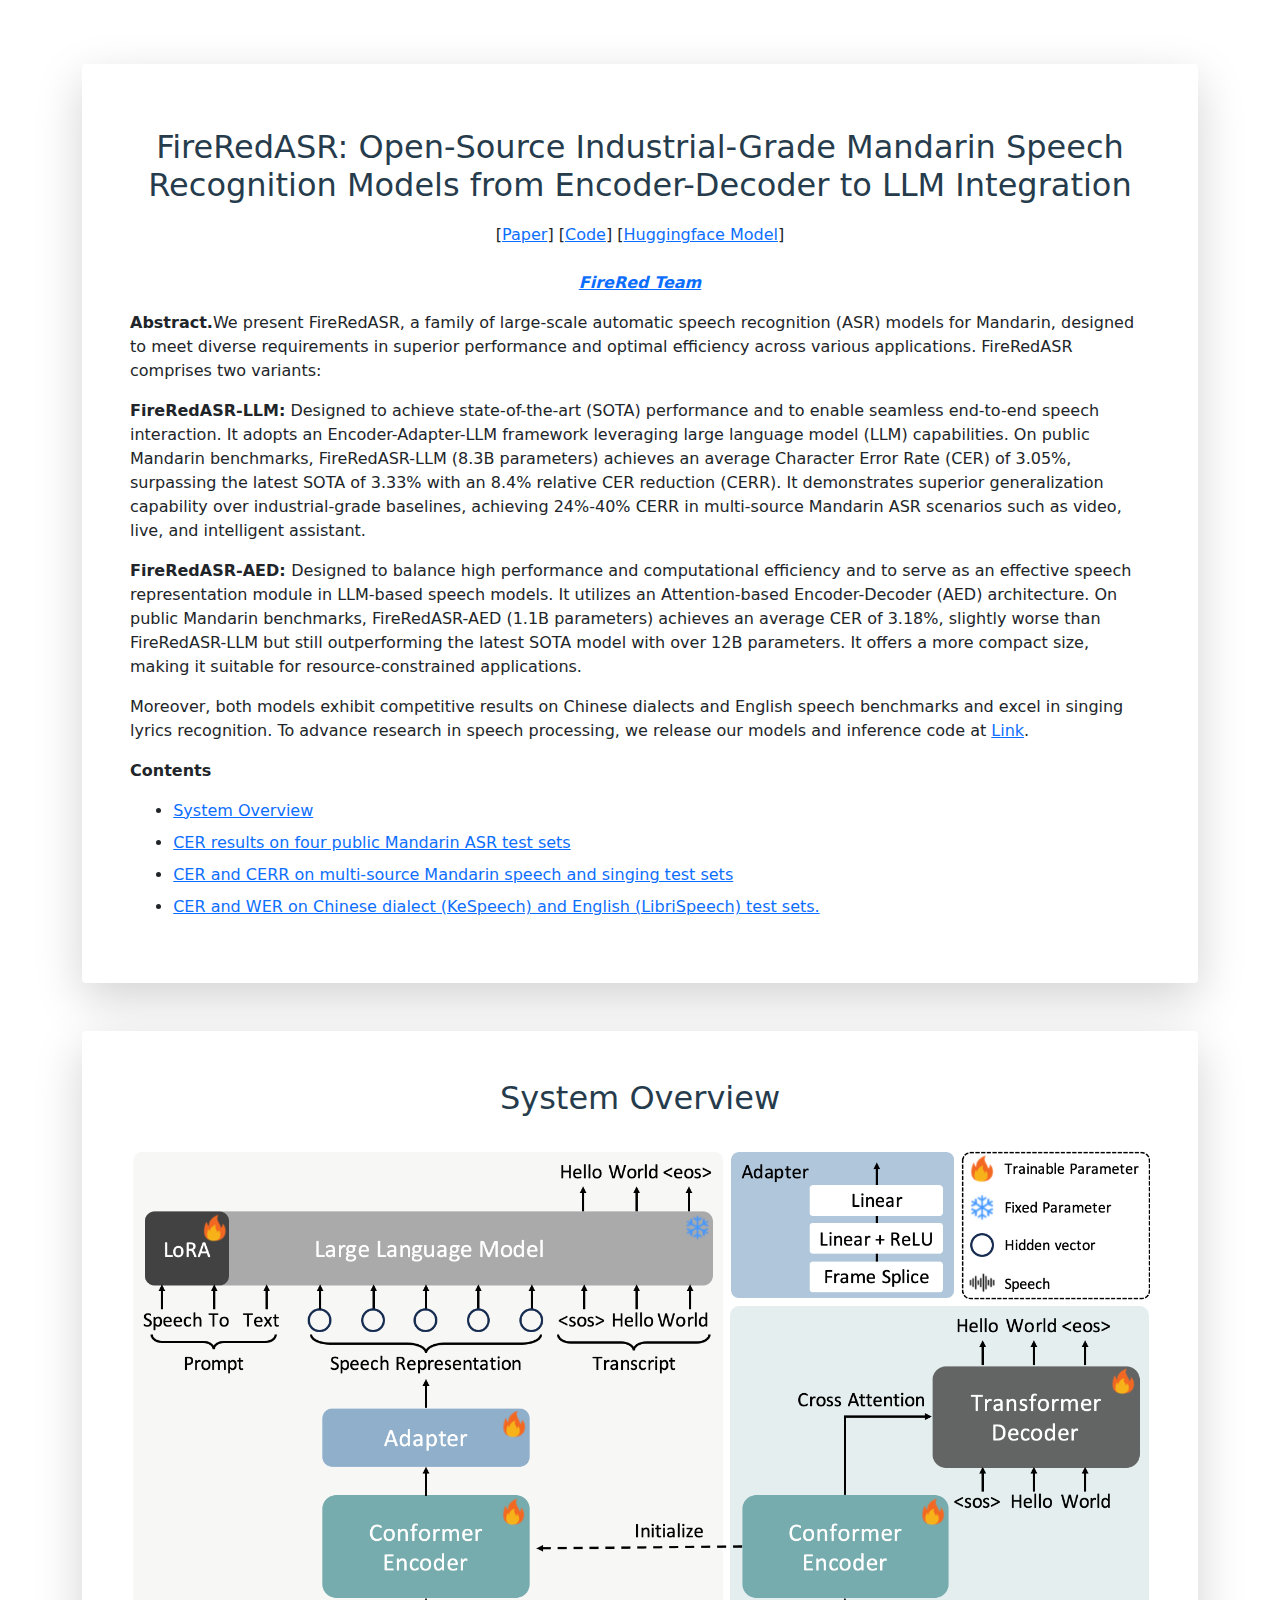
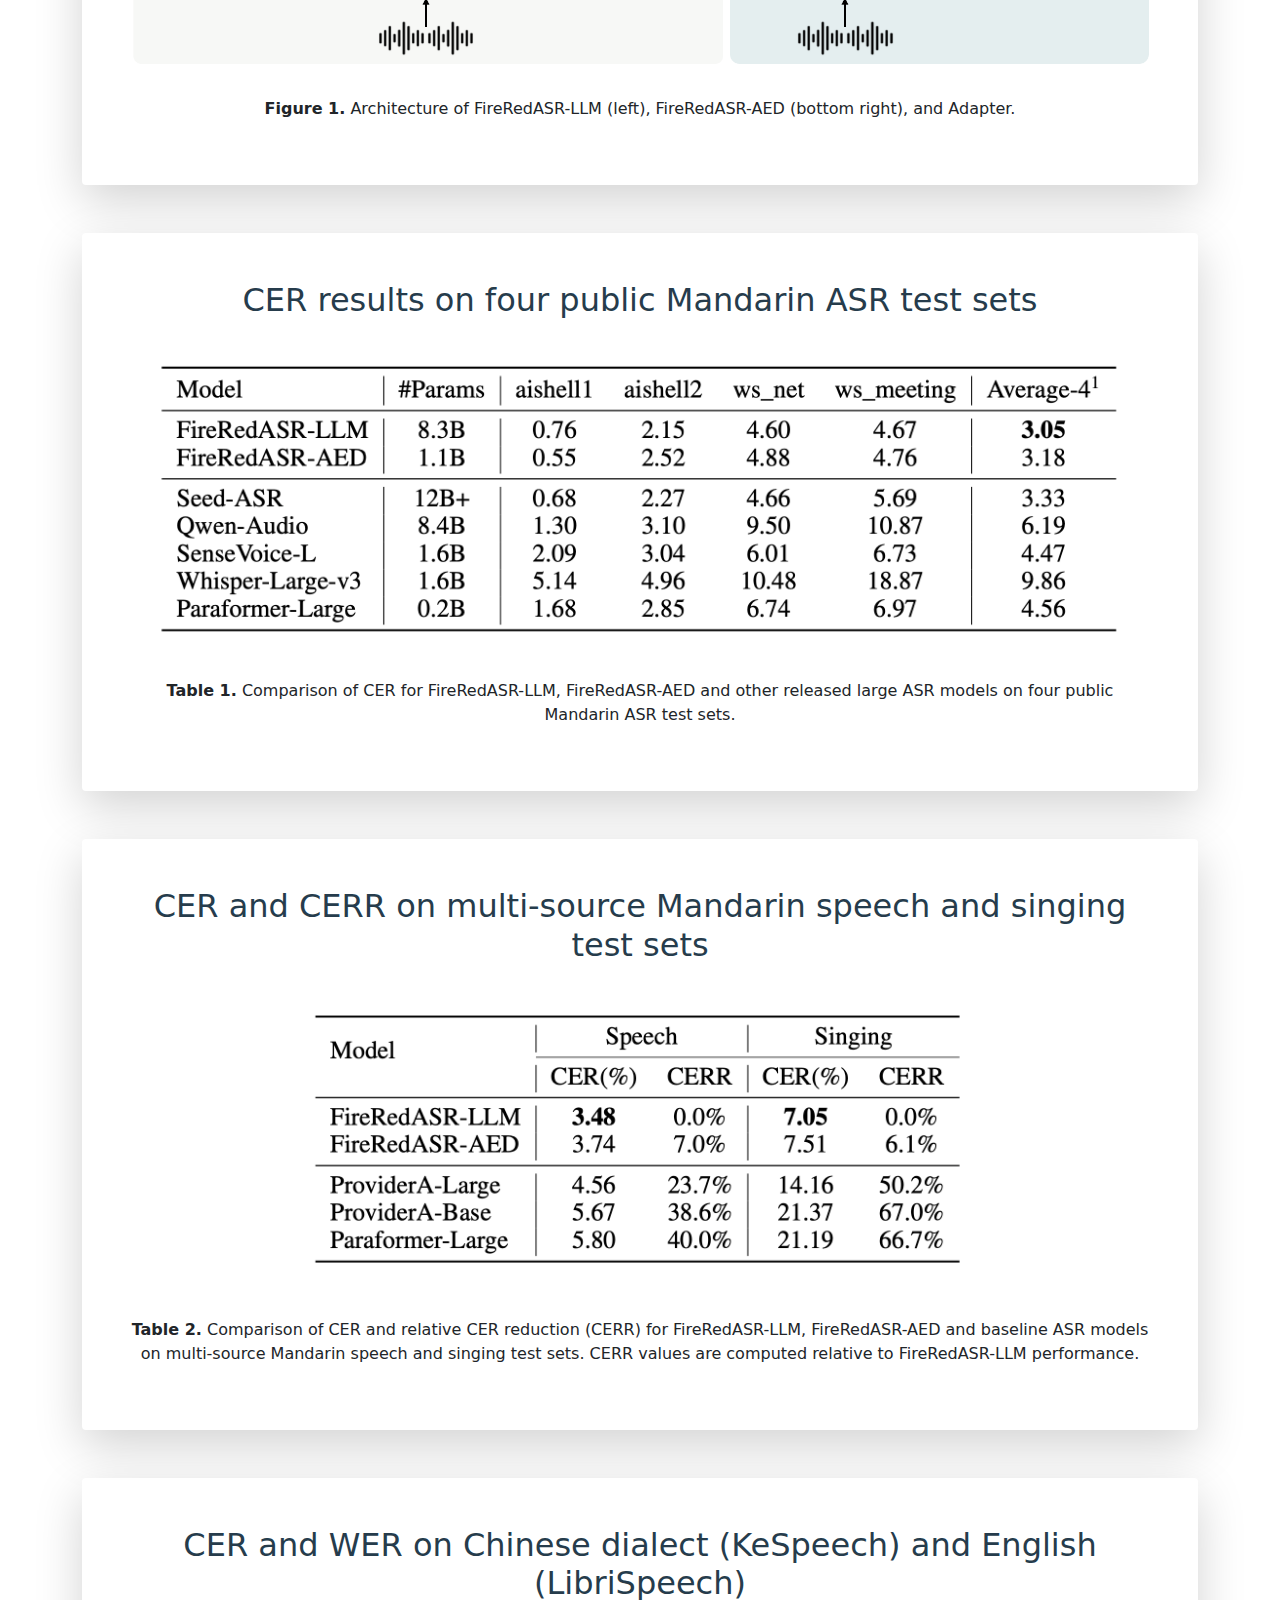
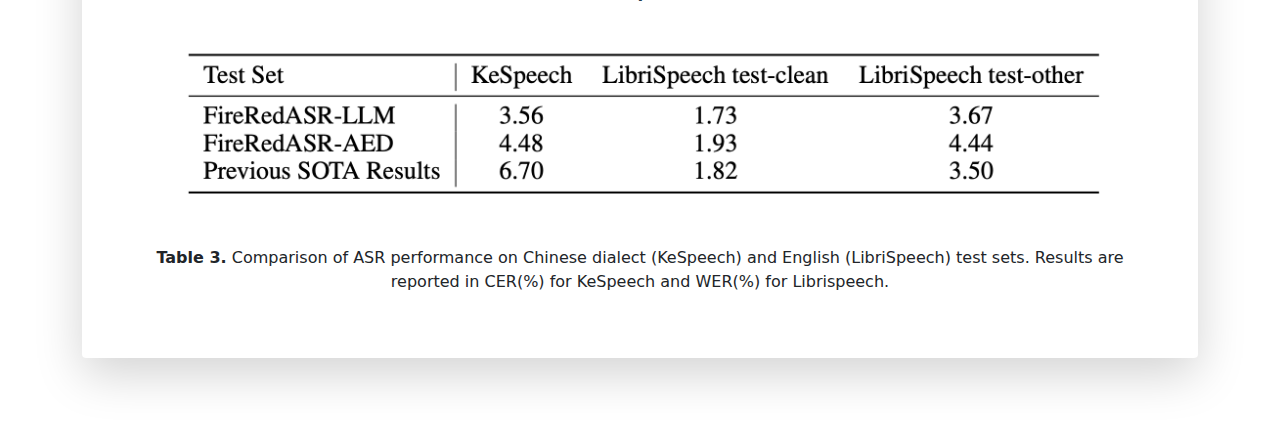
<file: demos/firered_asr/index.html>
<!DOCTYPE html>
<html>

<head>
    <meta charset="utf-8">
    <meta name="generator" content="Hugo 0.88.1" />
    <meta name="viewport" content="width=device-width, initial-scale=1">
    <link href="https://fonts.googleapis.com/css?family=Roboto:300,400,700" rel="stylesheet" type="text/css">
    <link rel="stylesheet" href="" https://cdnjs.cloudflare.com/ajax/libs/highlight.js/8.4/styles/github.min.css">
    <link rel="stylesheet" href="css/custom.css">
    <link rel="stylesheet" href="css/normalize.css">

    <title>FireRedASR</title>
    <link rel="icon" href="pics/icon.png" type="image/png">
    <link href="css/bootstrap.min.css" rel="stylesheet">

    <style>
        .container::after {
            content: "";
            display: table;
            clear: both;
        }
        .left {
            float: left;
            max-width: 20%; /* Adjust as needed */
        }
        .right {
            float: right;
            max-width: 20%; /* Adjust as needed */
        }
        img {
            width: auto;
            height: auto;
        }
        .video-container {
            display: flex;
            justify-content: center;
            align-items: center;
            height: 50vh; /* This makes the container full height of the viewport */
        }
        video {
            max-width: 100%;
            max-height: 100%;
        }
    </style>
</head>


<body data-new-gr-c-s-check-loaded="14.1091.0" data-gr-ext-installed="">

    <div class="container">
        <header role="banner">
        </header>
        <main role="main">
            <article itemscope itemtype="https://schema.org/BlogPosting">

                <div class="container pt-5 mt-5 shadow-lg p-5 mb-5 bg-white rounded">
                    <p style="text-align: left;">
                    </p>
                    <div class="text-center">
                        <h2>FireRedASR: Open-Source Industrial-Grade Mandarin Speech Recognition Models from Encoder-Decoder to LLM Integration</h2>
                        [<a href="https://arxiv.org/abs/2409.03283">Paper</a>]
                        [<a href="https://github.com/FireRedTeam/FireRedASR">Code</a>]
                        [<a href="https://huggingface.co/fireredteam">Huggingface Model</a>]

                        <p class="fst-italic mb-0">
                            <br>
                            <b><a href="https://fireredteam.github.io">FireRed Team</a></b>
                        <p></p>
                        </p>
                    </div>
                    <p><b>Abstract.</b>We present FireRedASR, a family of large-scale automatic speech recognition (ASR) models for Mandarin, designed to meet diverse requirements in superior performance and optimal efficiency across various applications. FireRedASR comprises two variants:
                        <p><b>FireRedASR-LLM:</b> Designed to achieve state-of-the-art (SOTA) performance and to enable seamless end-to-end speech interaction. It adopts an Encoder-Adapter-LLM framework leveraging large language model (LLM) capabilities. On public Mandarin benchmarks, FireRedASR-LLM (8.3B parameters) achieves an average Character Error Rate (CER) of 3.05%, surpassing the latest SOTA of 3.33% with an 8.4% relative CER reduction (CERR). It demonstrates superior generalization capability over industrial-grade baselines, achieving 24%-40% CERR in multi-source Mandarin ASR scenarios such as video, live, and intelligent assistant.</p>                      
                        <p><b>FireRedASR-AED: </b>Designed to balance high performance and computational efficiency and to serve as an effective speech representation module in LLM-based speech models. It utilizes an Attention-based Encoder-Decoder (AED) architecture. On public Mandarin benchmarks, FireRedASR-AED (1.1B parameters) achieves an average CER of 3.18%, slightly worse than FireRedASR-LLM but still outperforming the latest SOTA model with over 12B parameters. It offers a more compact size, making it suitable for resource-constrained applications.</p>                        
                        <p></p>Moreover, both models exhibit competitive results on Chinese dialects and English speech benchmarks and excel in singing lyrics recognition. To advance research in speech processing, we release our models and inference code at <a href="https://github.com/FireRedTeam/FireRedASR">Link</a>.</p>
                    </p>

                    <p>
					<b>Contents</b>
                    <ul>
                        <li><a href="#model-overview">System Overview</a></li>
                        <li><a href="#CER1">CER results on four public Mandarin ASR test sets</a></li>
						<li><a href="#CER2">CER and CERR on multi-source Mandarin speech and singing test sets</a></li>
                        <li><a href="#CER3">CER and WER on Chinese dialect (KeSpeech) and English (LibriSpeech)
                            test sets.</a></li>
                    </ul>
                    </p>
                </div>


                <div class="container pt-5 mt-5 shadow-lg p-5 mb-5 bg-white rounded">
                    <h2 id="model-overview" style="text-align: center;">System Overview</h2>
                    <body>
                        <p style="text-align: center;">
                            <img src="pics/fireredasr.png" height="1200" width="1200">
                        </p>
                    </body>
                    <p style="text-align: center;">
                        <b>Figure 1.</b> Architecture of FireRedASR-LLM (left), FireRedASR-AED (bottom right), and Adapter.
                    </p>
                </div>
                <div class="container pt-5 mt-5 shadow-lg p-5 mb-5 bg-white rounded">
                    <h2 id="CER1" style="text-align: center;">CER results on four public Mandarin ASR test sets</h2>
                    <body>
                        <p style="text-align: center;">
                            <img src="pics/cer1.png" height="1200" width="1200">
                        </p>
                    </body>
                    <p style="text-align: center;">
                        <b>Table 1.</b> Comparison of CER for FireRedASR-LLM, FireRedASR-AED
                        and other released large ASR models on four public Mandarin ASR test sets.
                    </p>
                </div>
                <div class="container pt-5 mt-5 shadow-lg p-5 mb-5 bg-white rounded">
                    <h2 id="CER2" style="text-align: center;">CER and CERR on multi-source Mandarin speech and singing test sets</h2>
                    <body>
                        <p style="text-align: center;">
                            <img src="pics/cer2.png" height="1200" width="1200">
                        </p>
                    </body>
                    <p style="text-align: center;">
                        <b>Table 2.</b> Comparison of CER and relative CER reduction (CERR) for FireRedASR-LLM, FireRedASR-AED and baseline ASR models on multi-source Mandarin speech and singing test sets. CERR values are computed relative to FireRedASR-LLM performance.
                    </p>
                </div>
                <div class="container pt-5 mt-5 shadow-lg p-5 mb-5 bg-white rounded">
                    <h2 id="CER3" style="text-align: center;">CER and WER on Chinese dialect (KeSpeech) and English (LibriSpeech)</h2>
                    <body>
                        <p style="text-align: center;">
                            <img src="pics/cer3.png" height="1200" width="1200">
                        </p>
                    </body>
                    <p style="text-align: center;">
                        <b>Table 3.</b> Comparison of ASR performance on Chinese dialect (KeSpeech) and English (LibriSpeech) test sets. Results are reported in CER(%) for KeSpeech and WER(%) for Librispeech.
                    </p>
                </div>
            
            </article>
        </main>
    </div>

</body>

</html>
</file>
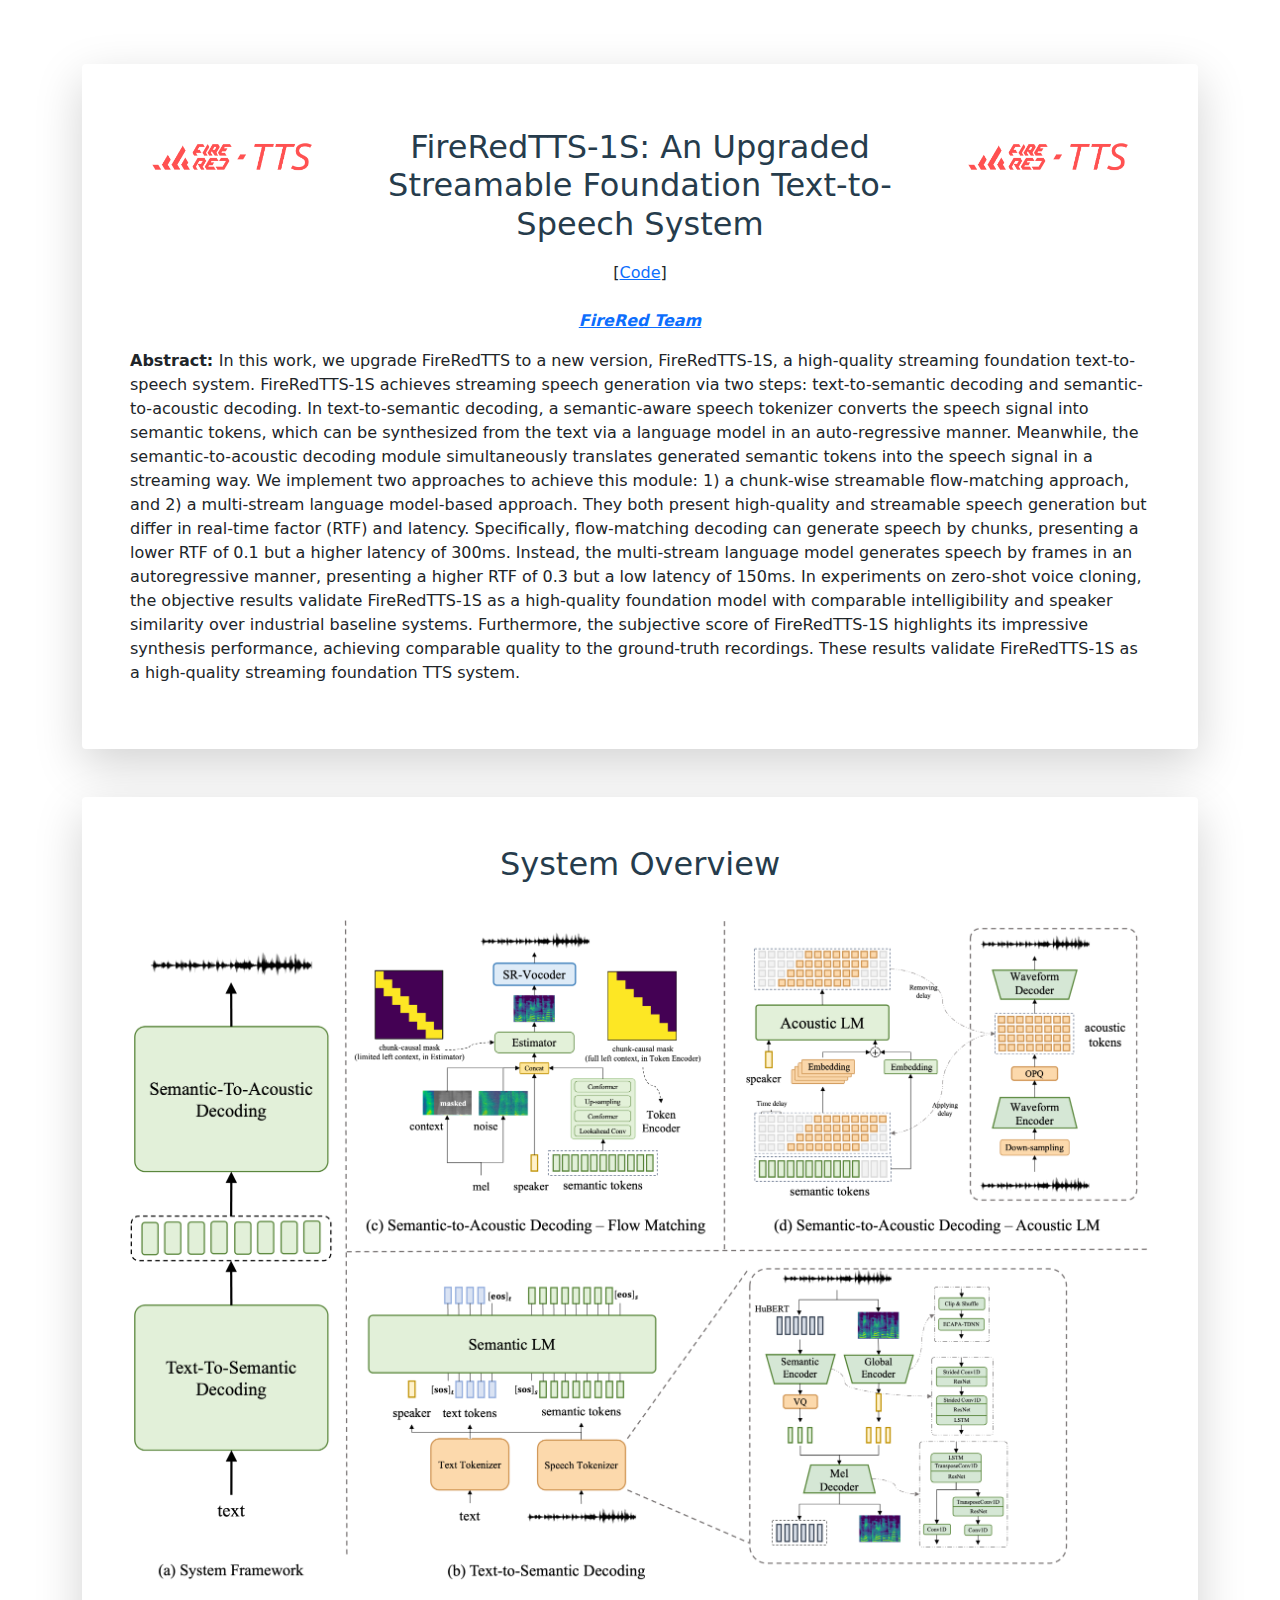
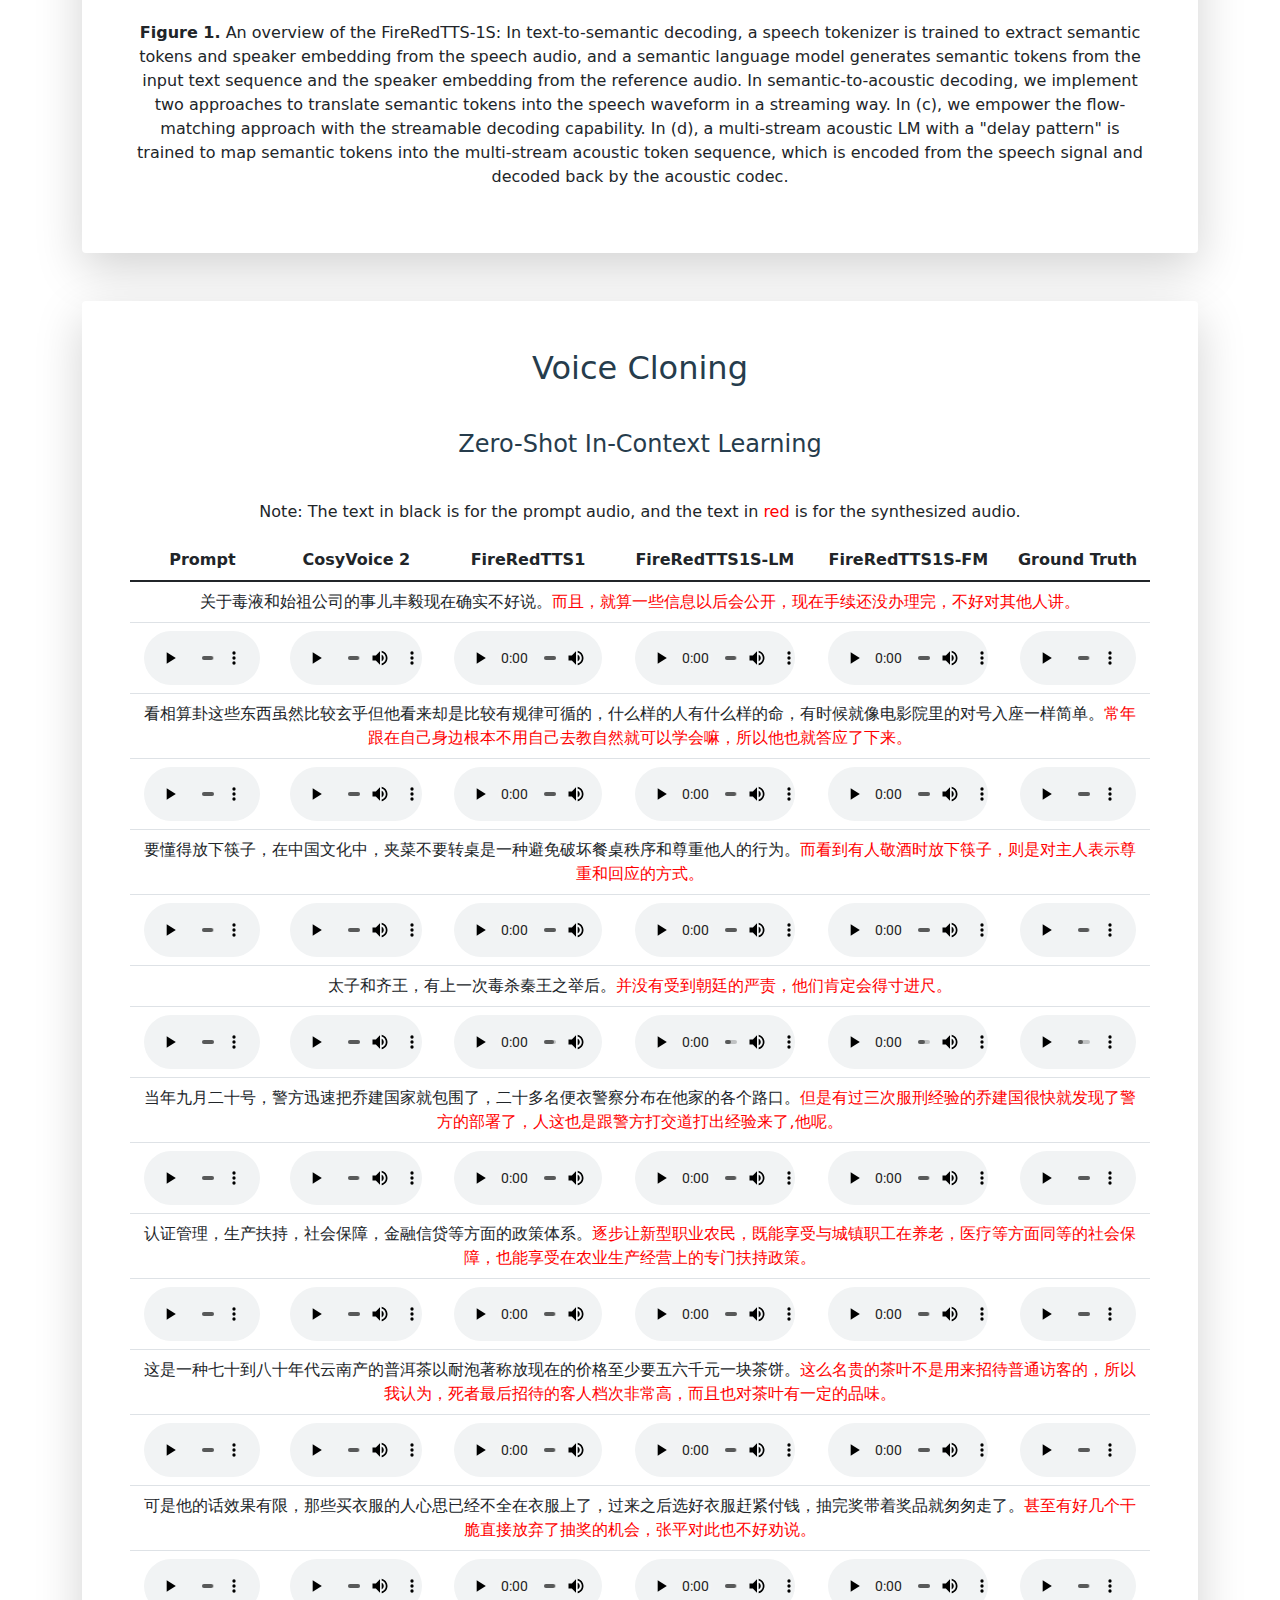
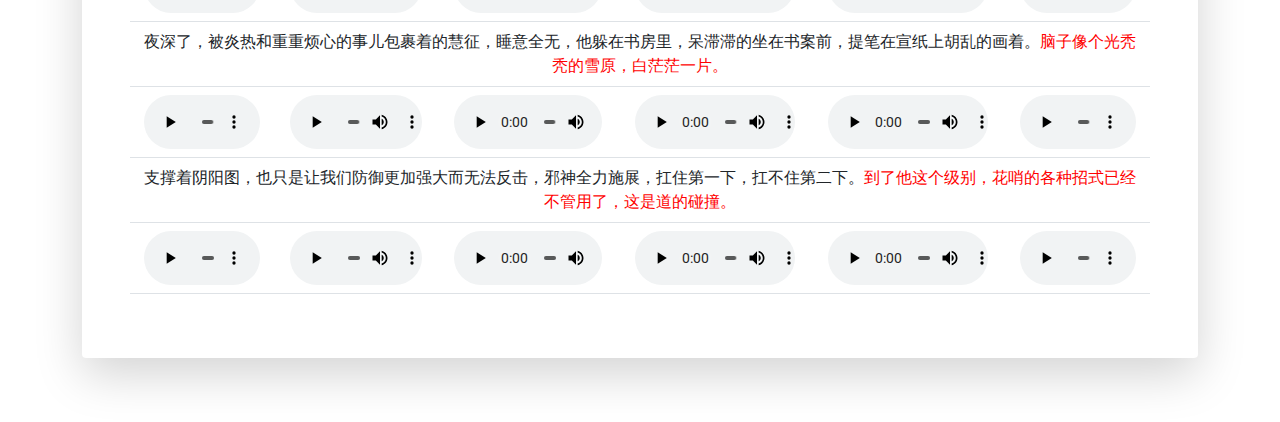
<file: demos/firered_tts_1s/index.html>
<!DOCTYPE html>
<html>

<head>
    <meta charset="utf-8">
    <meta name="generator" content="Hugo 0.88.1" />
    <meta name="viewport" content="width=device-width, initial-scale=1">
    <link href="https://fonts.googleapis.com/css?family=Roboto:300,400,700" rel="stylesheet" type="text/css">
    <link rel="stylesheet" href="" https://cdnjs.cloudflare.com/ajax/libs/highlight.js/8.4/styles/github.min.css">
    <link rel="stylesheet" href="css/custom.css">
    <link rel="stylesheet" href="css/normalize.css">

    <title>FireRedTTS</title>
    <link rel="icon" href="pics/icon.png" type="image/png">
    <link href="css/bootstrap.min.css" rel="stylesheet">

    <style>
        .container::after {
            content: "";
            display: table;
            clear: both;
        }
        .left {
            float: left;
            max-width: 20%; /* Adjust as needed */
        }
        .right {
            float: right;
            max-width: 20%; /* Adjust as needed */
        }
        img {
            width: auto;
            height: auto;
        }
        .video-container {
            display: flex;
            justify-content: center;
            align-items: center;
            height: 50vh; /* This makes the container full height of the viewport */
        }
        video {
            max-width: 80%;
            max-height: 80%;
        }
        audio {
            max-width: 90%;
            display: block;
            margin: 0 auto;
            /* transform: scale(0.8); */
            /* transform-origin: top left; */
        }
    </style>
</head>


<body data-new-gr-c-s-check-loaded="14.1091.0" data-gr-ext-installed="">

    <div class="container">
        <header role="banner">
        </header>
        <main role="main">
            <article itemscope itemtype="https://schema.org/BlogPosting">

                <div class="container pt-5 mt-5 shadow-lg p-5 mb-5 bg-white rounded">
                    <p style="text-align: left;">
                        <img src="pics/FireRedTTS_Logo_wt_bg_red_type.png" height="200" width="200" alt="Left image" class="left">
                        <img src="pics/FireRedTTS_Logo_wt_bg_red_type.png" height="200" width="200" alt="Right image" class="right">
                    </p>
                    <div class="text-center">
                        <h2>FireRedTTS-1S: An Upgraded Streamable Foundation Text-to-Speech System</h2>
                        <!-- [<a href="https://arxiv.org/abs/2409.03283">Paper</a>] -->
                        [<a href="https://github.com/FireRedTeam/FireRedTTS">Code</a>]
                        <!-- [<a href="https://huggingface.co/spaces/fireredteam/FireRedTTS">Huggingface Demo</a>] -->

                        <p class="fst-italic mb-0">
                            <br>
                            <b><a href="https://fireredteam.github.io">FireRed Team</a></b>
                        <p></p>
                        </p>
                    </div>
                    <p><b>Abstract: </b>In this work, we upgrade FireRedTTS to a new version, FireRedTTS-1S, a high-quality streaming foundation text-to-speech system. FireRedTTS-1S achieves streaming speech generation via two steps: text-to-semantic decoding and semantic-to-acoustic decoding. In text-to-semantic decoding, a semantic-aware speech tokenizer converts the speech signal into semantic tokens, which can be synthesized from the text via a language model in an auto-regressive manner. Meanwhile, the semantic-to-acoustic decoding module simultaneously translates generated semantic tokens into the speech signal in a streaming way. We implement two approaches to achieve this module: 1) a chunk-wise streamable flow-matching approach, and 2) a multi-stream language model-based approach. They both present high-quality and streamable speech generation but differ in real-time factor (RTF) and latency. Specifically, flow-matching decoding can generate speech by chunks, presenting a lower RTF of 0.1 but a higher latency of 300ms. Instead, the multi-stream language model generates speech by frames in an autoregressive manner, presenting a higher RTF of 0.3 but a low latency of 150ms. In experiments on zero-shot voice cloning, the objective results validate FireRedTTS-1S as a high-quality foundation model with comparable intelligibility and speaker similarity over industrial baseline systems. Furthermore, the subjective score of FireRedTTS-1S highlights its impressive synthesis performance, achieving comparable quality to the ground-truth recordings. These results validate FireRedTTS-1S as a high-quality streaming foundation TTS system.
                    </p>
                </div>

                <div class="container pt-5 mt-5 shadow-lg p-5 mb-5 bg-white rounded">
                    <h2 id="model-overview" style="text-align: center;">System Overview</h2>
                    <body>
                        <p style="text-align: center;">
                            <img src="pics/fireredtts1s.png" height="1200" width="1200">
                        </p>
                    </body>
                    <p style="text-align: center;">
                        <b>Figure 1.</b> An overview of the FireRedTTS-1S: In text-to-semantic decoding, a speech tokenizer is trained to extract semantic tokens and speaker embedding from the speech audio, and a semantic language model generates semantic tokens from the input text sequence and the speaker embedding from the reference audio. In semantic-to-acoustic decoding, we implement two approaches to translate semantic tokens into the speech waveform in a streaming way. In (c), we empower the flow-matching approach with the streamable decoding capability. In (d), a multi-stream acoustic LM with a "delay pattern" is trained to map semantic tokens into the multi-stream acoustic token sequence, which is encoded from the speech signal and decoded back by the acoustic codec.
                    </p>
                </div>

                <div class="container pt-5 mt-5 shadow-lg p-5 mb-5 bg-white rounded">
                    <h2 id="zero-shot-icl-samples" style="text-align: center;">Voice Cloning</h2>
                    <br>
                    <h4 id="cs-samples" style="text-align: center;">Zero-Shot In-Context Learning</h4>
                    <br>
                    <div style="text-align: center;">
                    Note: The text in black is for the prompt audio, and the text in <span style='color:red'>red</span> is for the synthesized audio.
                    </div>
                    <div class="table-responsive pt-3">
                        <table class="table table-hover pt-2" id="myTable">
                            <thead>
                                <tr>
                                    <th style="vertical-align : middle;text-align: center">Prompt</th>
                                    <th style="vertical-align : middle;text-align: center">CosyVoice 2</th>
                                    <th style="vertical-align : middle;text-align: center">FireRedTTS1</th>
                                    <th style="vertical-align : middle;text-align: center">FireRedTTS1S-LM</th>
                                    <th style="vertical-align : middle;text-align: center">FireRedTTS1S-FM</th>
                                    <th style="vertical-align : middle;text-align: center">Ground Truth</th>
                                </tr>
                            </thead>
                            <tbody id="myTableBody">
                            </tbody>
                        <script>
                            const tableElem = document.getElementById('myTableBody');
                            var root = './audio';
                            var tasks = 'ZeroShotICL_samples';
                            var id_list = [
                                // Selected
                                ["13_16_50731682_14_s197860_e210560_spk1", "关于毒液和始祖公司的事儿丰毅现在确实不好说。", "而且，就算一些信息以后会公开，现在手续还没办理完，不好对其他人讲。"],
                                ["10_07_54287709_24_s38730_e58480_spk0", "看相算卦这些东西虽然比较玄乎但他看来却是比较有规律可循的，什么样的人有什么样的命，有时候就像电影院里的对号入座一样简单。", "常年跟在自己身边根本不用自己去教自然就可以学会嘛，所以他也就答应了下来。"],
                                ["02_15_73636936_112_s134120_e152170_spk0", "要懂得放下筷子，在中国文化中，夹菜不要转桌是一种避免破坏餐桌秩序和尊重他人的行为。", "而看到有人敬酒时放下筷子，则是对主人表示尊重和回应的方式。"],
                                ["07_04_25032338_1_s998770_e1010260_spk0", "太子和齐王，有上一次毒杀秦王之举后。", "并没有受到朝廷的严责，他们肯定会得寸进尺。"],
                                ["11_13_54105365_2_s503800_e522890_spk0", "当年九月二十号，警方迅速把乔建国家就包围了，二十多名便衣警察分布在他家的各个路口。", "但是有过三次服刑经验的乔建国很快就发现了警方的部署了，人这也是跟警方打交道打出经验来了,他呢。"],
                                ["15_06_18078184_12_s282240_e301840_spk0", "认证管理，生产扶持，社会保障，金融信贷等方面的政策体系。", "逐步让新型职业农民，既能享受与城镇职工在养老，医疗等方面同等的社会保障，也能享受在农业生产经营上的专门扶持政策。"],
                                ["02_03_76335636_18_s224350_e243050_spk0", "这是一种七十到八十年代云南产的普洱茶以耐泡著称放现在的价格至少要五六千元一块茶饼。", "这么名贵的茶叶不是用来招待普通访客的，所以我认为，死者最后招待的客人档次非常高，而且也对茶叶有一定的品味。"],
                                ["21_21_56631805_14_s71280_e89850_spk0", "可是他的话效果有限，那些买衣服的人心思已经不全在衣服上了，过来之后选好衣服赶紧付钱，抽完奖带着奖品就匆匆走了。", "甚至有好几个干脆直接放弃了抽奖的机会，张平对此也不好劝说。"],
                                ["24_07_52541293_2_s757280_e776010_spk0", "夜深了，被炎热和重重烦心的事儿包裹着的慧征，睡意全无，他躲在书房里，呆滞滞的坐在书案前，提笔在宣纸上胡乱的画着。", "脑子像个光秃秃的雪原，白茫茫一片。"],
                                ["27_30_39201731_3_s197930_e218150_spk0", "支撑着阴阳图，也只是让我们防御更加强大而无法反击，邪神全力施展，扛住第一下，扛不住第二下。", "到了他这个级别，花哨的各种招式已经不管用了，这是道的碰撞。"],
                            ];
                    
                            var file_list = id_list;
                            var N = file_list.length;

                            for (var j = 0; j < N; j++) {
                                rowElem = document.createElement('tr');
                
                                colElem = document.createElement('td');
                                colElem.colSpan = "6";
                                colElem.align = 'center';
                                colElem.innerHTML = file_list[j][1] + "<span style='color:red'>" + file_list[j][2] + '</span>'
                                rowElem.appendChild(colElem);
                                
                                tableElem.appendChild(rowElem);
                
                                rowElem = document.createElement('tr');
                
                                // Prompt
                                colElem = document.createElement('td');
                                audio_path = root + "/" + tasks + "/prompts/" + file_list[j][0] + ".wav"
                                audio_html = "<audio name=\"audio_" + (j * 5 + 0).toString() + "\" controls=\"\"><source src=\"" + audio_path + "\" type=\"audio/mpeg\" /></audio>";
                                colElem.innerHTML = audio_html;
                                rowElem.appendChild(colElem);

                                // Cosyvoice2
                                colElem = document.createElement('td');
                                audio_path = root + "/" + tasks + "/cosyvoice2/merged_" + file_list[j][0] + ".wav"
                                audio_html = "<audio name=\"audio_" + (j * 5 + 2).toString() + "\" controls=\"\"><source src=\"" + audio_path + "\" type=\"audio/mpeg\" /></audio>";
                                colElem.innerHTML = audio_html;
                                rowElem.appendChild(colElem);

                                // fireredtts1
                                colElem = document.createElement('td');
                                audio_path = root + "/" + tasks + "/fireredtts1/merged_" + file_list[j][0] + ".wav"
                                audio_html = "<audio name=\"audio_" + (j * 5 + 3).toString() + "\" controls=\"\"><source src=\"" + audio_path + "\" type=\"audio/mpeg\" /></audio>";
                                colElem.innerHTML = audio_html;
                                rowElem.appendChild(colElem);

                                // fireredtts1s-LM
                                colElem = document.createElement('td');
                                audio_path = root + "/" + tasks + "/fireredtts1s-LM/merged_" + file_list[j][0] + ".wav"
                                audio_html = "<audio name=\"audio_" + (j * 5 + 4).toString() + "\" controls=\"\"><source src=\"" + audio_path + "\" type=\"audio/mpeg\" /></audio>";
                                colElem.innerHTML = audio_html;
                                rowElem.appendChild(colElem);


                                // fireredtts1s-FM
                                colElem = document.createElement('td');
                                audio_path = root + "/" + tasks + "/fireredtts1s-FM/merged_" + file_list[j][0] + ".wav"
                                audio_html = "<audio name=\"audio_" + (j * 5 + 4).toString() + "\" controls=\"\"><source src=\"" + audio_path + "\" type=\"audio/mpeg\" /></audio>";
                                colElem.innerHTML = audio_html;
                                rowElem.appendChild(colElem);


                                // Ground truth
                                colElem = document.createElement('td');
                                audio_path = root + "/" + tasks + "/ground_truth/merged_" + file_list[j][0] + ".wav"
                                audio_html = "<audio name=\"audio_" + (j * 5 + 1).toString() + "\" controls=\"\"><source src=\"" + audio_path + "\" type=\"audio/mpeg\" /></audio>";
                                colElem.innerHTML = audio_html;
                                rowElem.appendChild(colElem);
                                
                                tableElem.appendChild(rowElem);
                            }
                        </script>
                        </table>
                    </div>
                </div>
            </article>
        </main>
    </div>

</body>

</html>
</file>
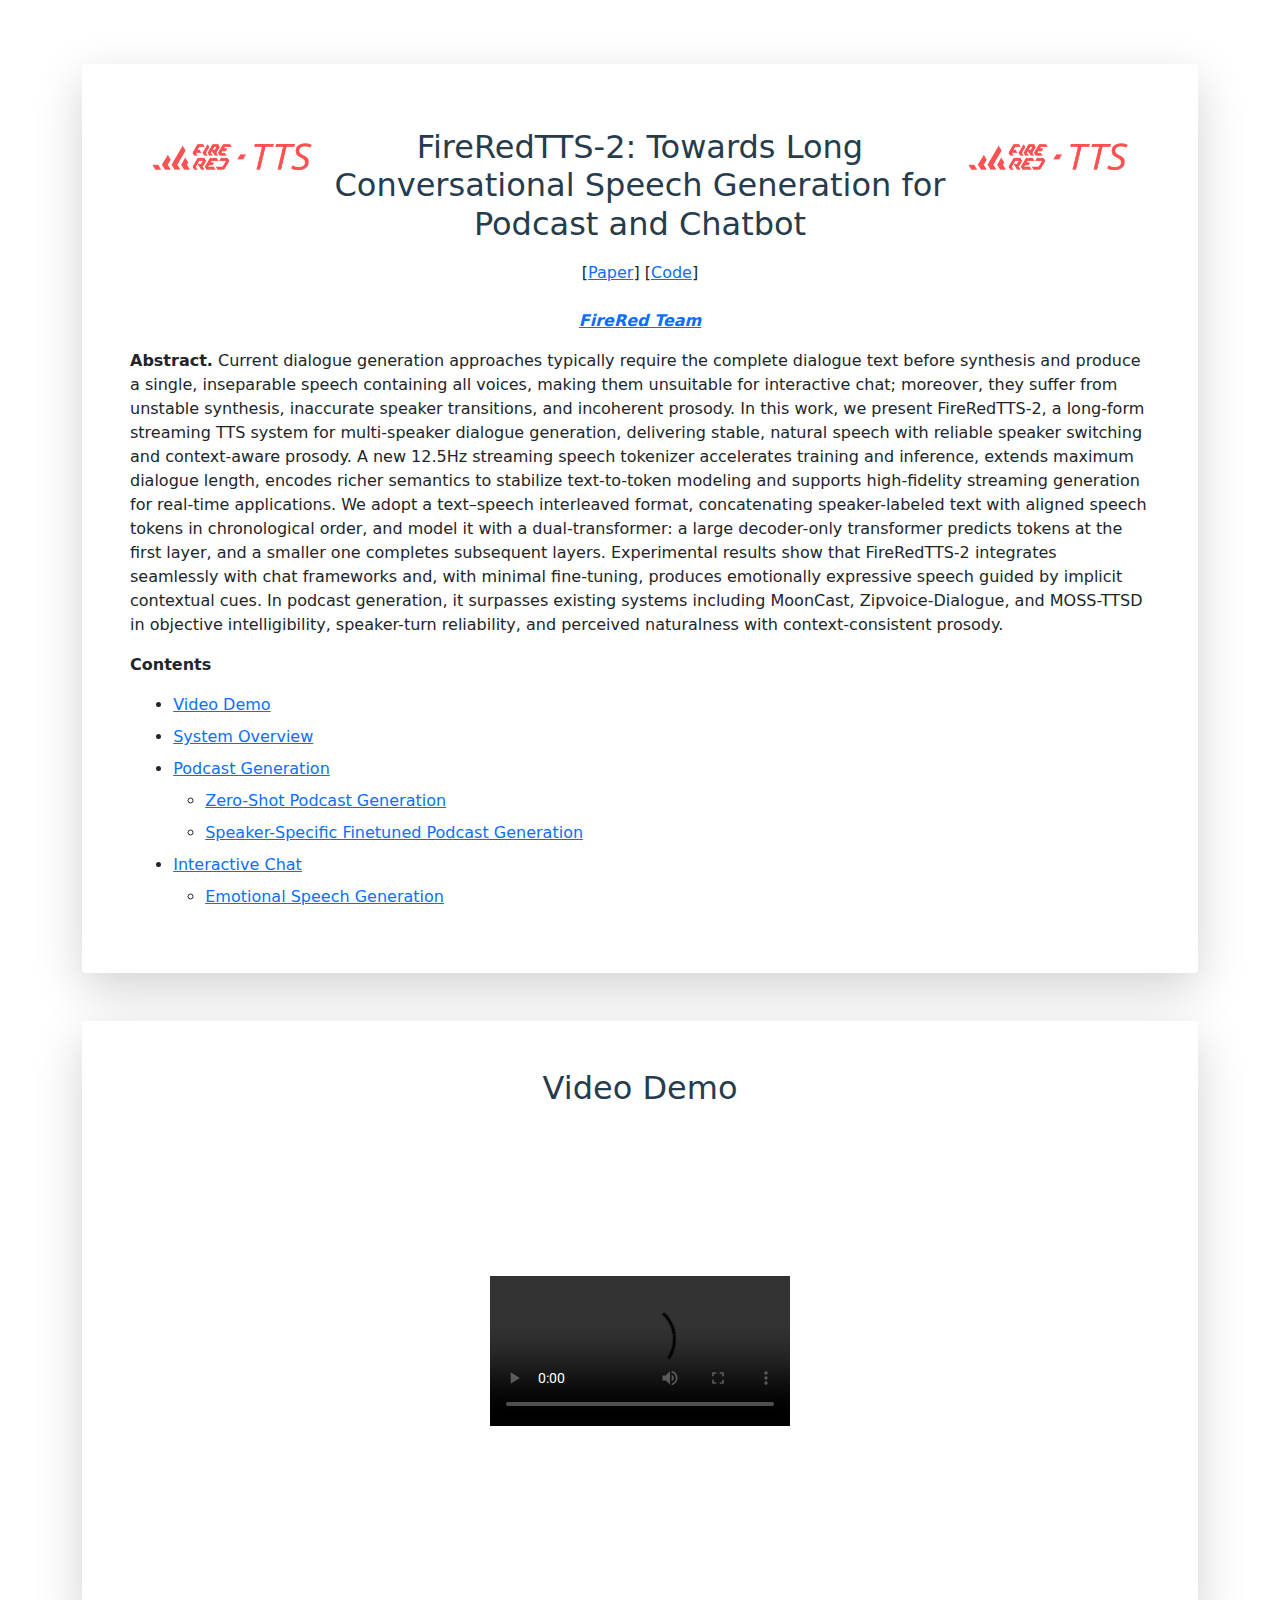
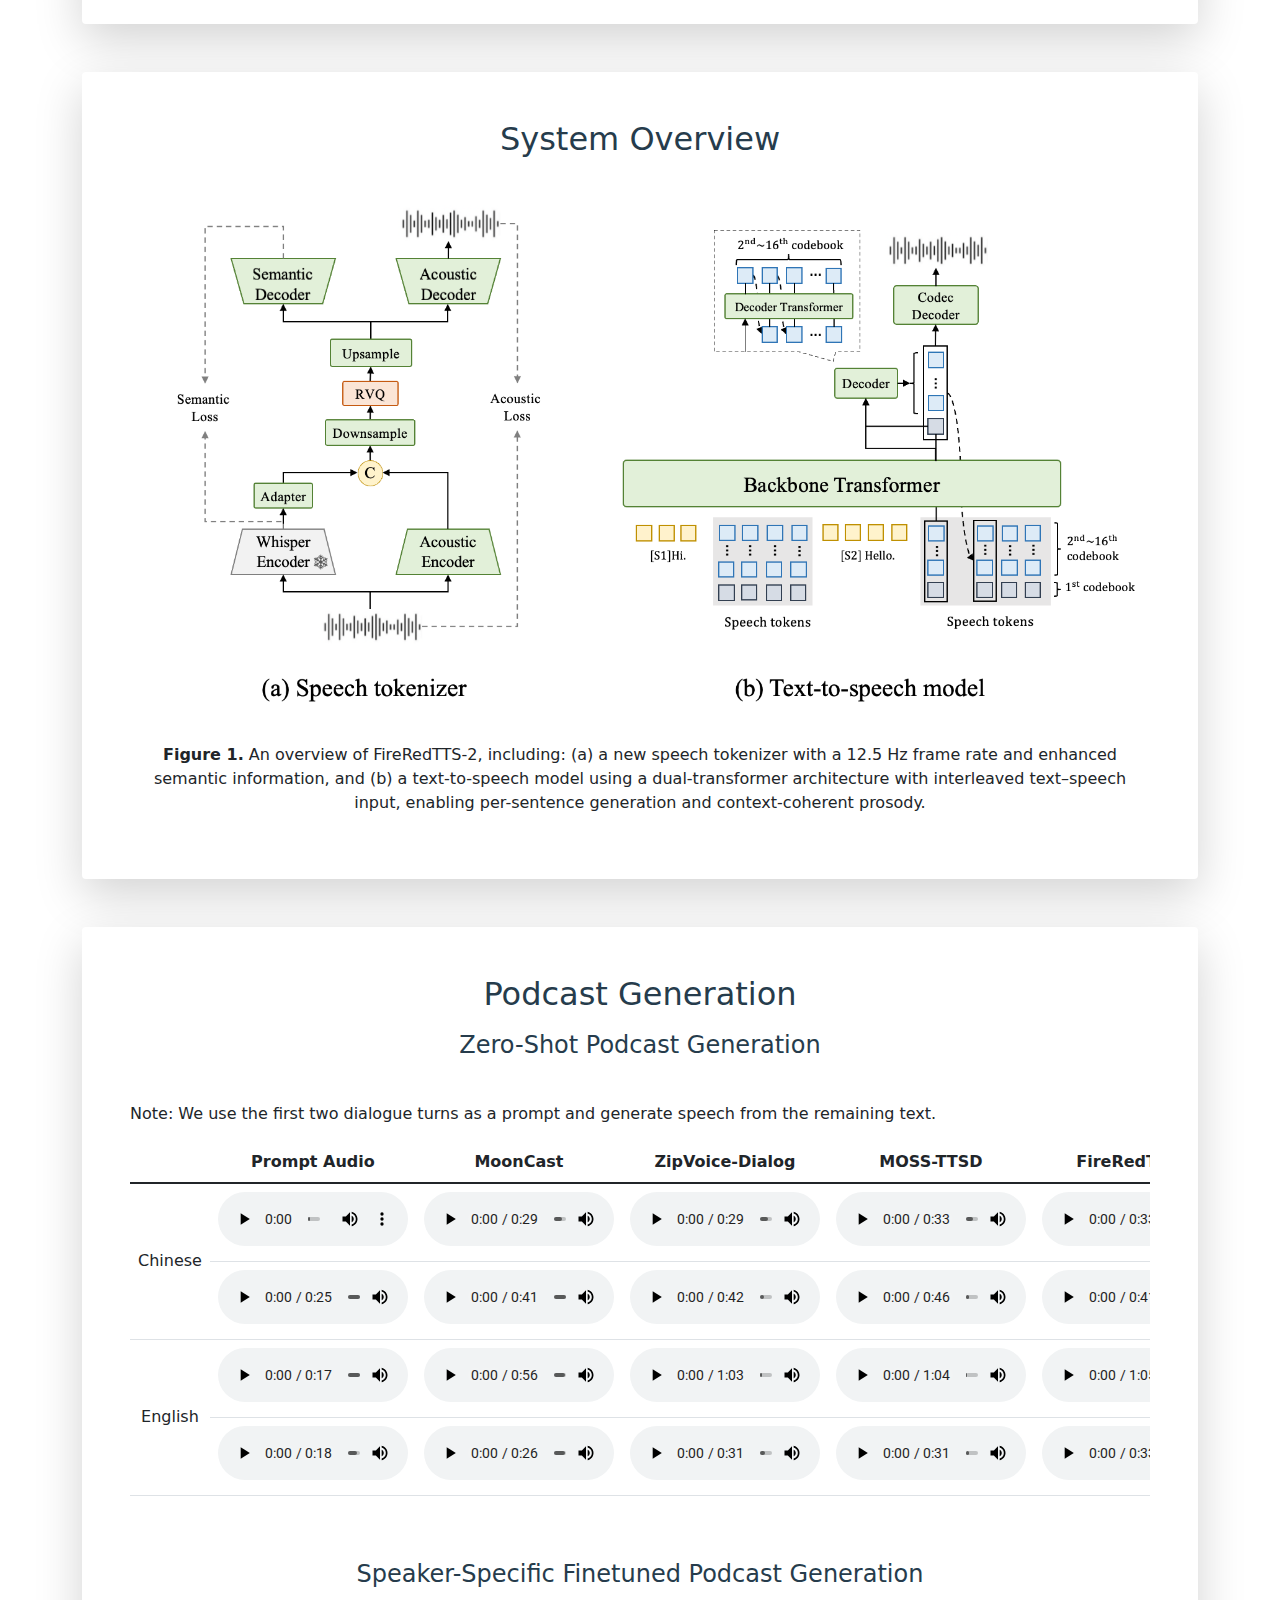
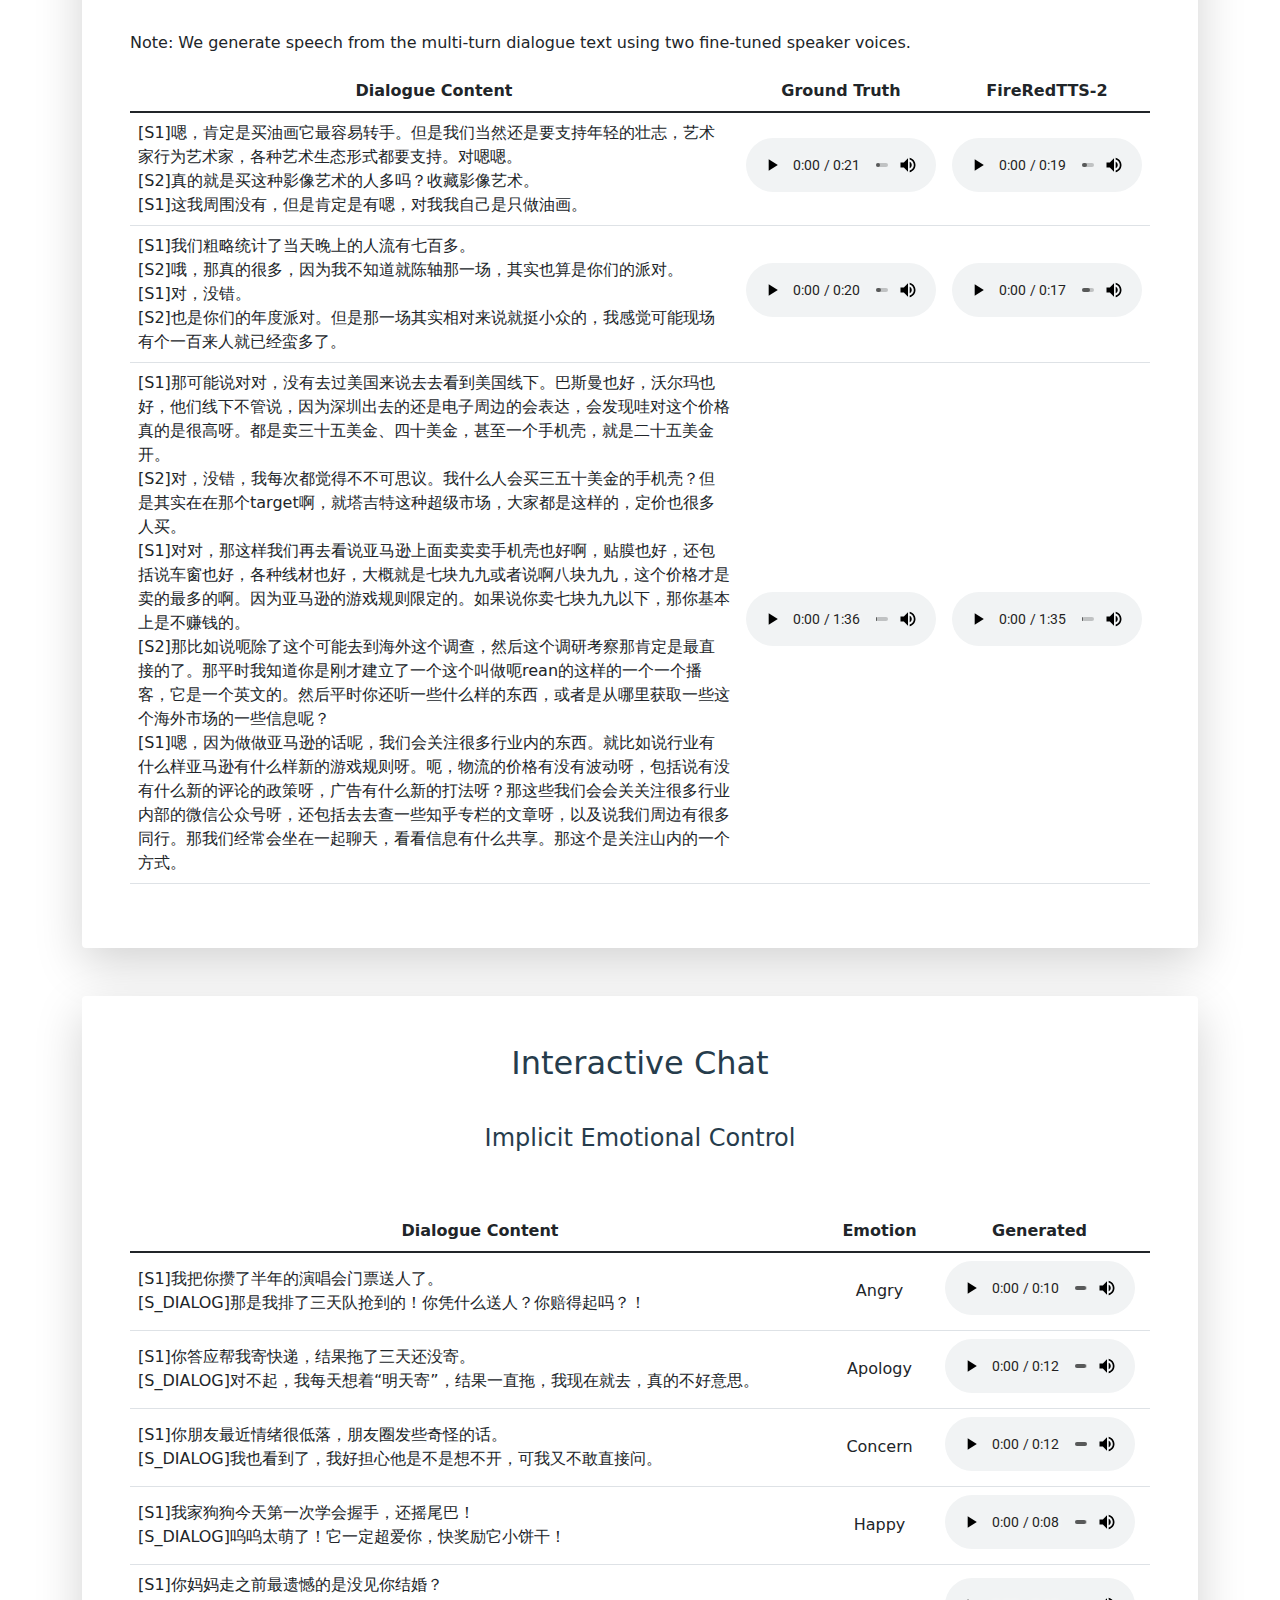
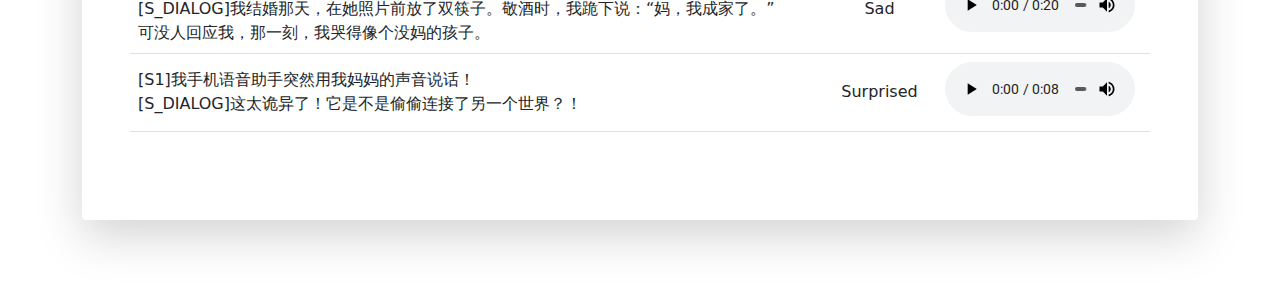
<file: demos/firered_tts_2/index.html>
<!DOCTYPE html>
<html>

<head>
    <meta charset="utf-8">
    <meta name="generator" content="Hugo 0.88.1" />
    <meta name="viewport" content="width=device-width, initial-scale=1">
    <link href="https://fonts.googleapis.com/css?family=Roboto:300,400,700" rel="stylesheet" type="text/css">
    <link rel="stylesheet" href="" https://cdnjs.cloudflare.com/ajax/libs/highlight.js/8.4/styles/github.min.css">
    <link rel="stylesheet" href="css/custom.css">
    <link rel="stylesheet" href="css/normalize.css">

    <title>FireRedTTS</title>
    <link rel="icon" href="pics/icon.png" type="image/png">
    <link href="css/bootstrap.min.css" rel="stylesheet">

    <style>
        .container::after {
            content: "";
            display: table;
            clear: both;
        }

        .left {
            float: left;
            max-width: 20%;
            /* Adjust as needed */
        }

        .right {
            float: right;
            max-width: 20%;
            /* Adjust as needed */
        }

        img {
            width: auto;
            height: auto;
        }

        .video-container {
            display: flex;
            justify-content: center;
            align-items: center;
            height: 50vh;
            /* This makes the container full height of the viewport */
        }

        video {
            max-width: 100%;
            max-height: 100%;
        }
    </style>
</head>


<body data-new-gr-c-s-check-loaded="14.1091.0" data-gr-ext-installed="">

    <div class="container">
        <header role="banner">
        </header>
        <main role="main">
            <article itemscope itemtype="https://schema.org/BlogPosting">

                <div class="container pt-5 mt-5 shadow-lg p-5 mb-5 bg-white rounded">
                    <p style="text-align: left;">
                        <img src="pics/FireRedTTS_Logo_wt_bg_red_type.png" height="200" width="200" alt="Left image"
                            class="left">
                        <img src="pics/FireRedTTS_Logo_wt_bg_red_type.png" height="200" width="200" alt="Right image"
                            class="right">
                    </p>
                    <div class="text-center">
                        <h2>FireRedTTS-2: Towards Long Conversational Speech Generation for Podcast and Chatbot</h2>
                        [<a href="https://arxiv.org/abs/2509.02020v1">Paper</a>]
                        [<a href="https://github.com/FireRedTeam/FireRedTTS2">Code</a>]
                        <!-- [<a href="https://huggingface.co/spaces/fireredteam/FireRedTTS">Huggingface Demo</a>] -->

                        <p class="fst-italic mb-0">
                            <br>
                            <b><a href="https://fireredteam.github.io">FireRed Team</a></b>
                        <p></p>
                        </p>
                    </div>
                    <p><b>Abstract.</b> Current dialogue generation approaches typically require the complete dialogue
                        text before synthesis and produce a single, inseparable speech containing all voices, making
                        them unsuitable for interactive chat; moreover, they suffer from unstable synthesis, inaccurate
                        speaker transitions, and incoherent prosody. In this work, we present FireRedTTS‑2, a long-form
                        streaming TTS system for multi-speaker dialogue generation, delivering stable, natural speech
                        with reliable speaker switching and context-aware prosody. A new 12.5Hz streaming speech
                        tokenizer accelerates training and inference, extends maximum dialogue length, encodes richer
                        semantics to stabilize text-to-token modeling and supports high-fidelity streaming generation
                        for real-time applications. We adopt a text–speech interleaved format, concatenating
                        speaker-labeled text with aligned speech tokens in chronological order, and model it with a
                        dual-transformer: a large decoder-only transformer predicts tokens at the first layer, and a
                        smaller one completes subsequent layers. Experimental results show that FireRedTTS‑2 integrates
                        seamlessly with chat frameworks and, with minimal fine-tuning, produces emotionally expressive
                        speech guided by implicit contextual cues. In podcast generation, it surpasses existing systems
                        including MoonCast, Zipvoice-Dialogue, and MOSS-TTSD in objective intelligibility, speaker-turn
                        reliability, and perceived naturalness with context-consistent prosody.
                    </p>

                    <p>
                        <b>Contents</b>
                    <ul>
                        <li><a href="#app-video">Video Demo</a>
                        <li><a href="#model-overview">System Overview</a></li>
                        <!-- <li><a href="#zero-shot-icl-samples">Zero-Shot Voice Cloning</a></li>
                        <ul>
                            <li><a href="#cs-samples">Zero-Shot In-Context Learning</a></li>
                            <li><a href="#speaker-finetune-samples">Few-Shot Speaker Adaptation</a></li>
                        </ul> -->

                        <li><a href="#podcast-generation">Podcast Generation</a></li>
                        <ul>
                            <li><a href="#zero-shot-podcast-generation">Zero-Shot Podcast Generation</a></li>
                            <li><a href="#finetuned-podcast-generation">Speaker-Specific Finetuned Podcast
                                    Generation</a></li>
                        </ul>


                        <li><a href="#interactive-chat">Interactive Chat</a></li>
                        <ul>
                            <li><a href="#emo">Emotional Speech Generation</a></li>
                            <!-- <li><a href="#para">Para-Lingual Speech Generation</a></li> -->
                        </ul>


                    </ul>
                    </p>
                </div>


                <div class="container pt-5 mt-5 shadow-lg p-5 mb-5 bg-white rounded">
                    <h2 id="app-video" style="text-align: center;">Video Demo</h2>
                    <div class="video-container">
                        <video controls>
                            <source
                                src="https://github.com/FireRedTeam/fireredteam.github.io/raw/main/demos/firered_tts_2/video/blog_chat.mp4"
                                type="video/mp4">
                        </video>
                    </div>
                </div>

                <div class="container pt-5 mt-5 shadow-lg p-5 mb-5 bg-white rounded">
                    <h2 id="model-overview" style="text-align: center;">System Overview</h2>

                    <body>
                        <p style="text-align: center;">
                            <img src="pics/fireredtts2.png" height="822" width="418">
                        </p>
                    </body>
                    <p style="text-align: center;">
                        <b>Figure 1.</b> An overview of FireRedTTS-2, including: (a) a new speech tokenizer with a 12.5
                        Hz frame rate and enhanced semantic information, and (b) a text-to-speech model using a
                        dual-transformer architecture with interleaved text–speech input, enabling per-sentence
                        generation and context-coherent prosody.
                    </p>
                </div>



                <!-- <div class="container pt-5 mt-5 shadow-lg p-5 mb-5 bg-white rounded">
                    <h2 id="zero-shot-icl-samples" style="text-align: center;">Voice Cloning</h2>
                    <br>
                    <h4 id="cs-samples" style="text-align: center;">Zero-Shot In-Context Learning</h4>
                    <br>
                    <div class="table-responsive pt-3">
                        <table class="table table-hover pt-2">
                            <thead>
                                <tr>
                                    <th style="vertical-align : middle;text-align: center">
                                        <font color="red">Chinese</font> Text
                                    </th>
                                    <th style="vertical-align : middle;text-align: center">
                                        <font color="red">English</font> Prompt
                                    </th>
                                    <th style="vertical-align : middle;text-align: center">Generation</th>
                                </tr>
                            </thead>
                            <tbody>
                                <tr>
                                    <td style="vertical-align : middle;text-align:center;">
                                        明确线上课程教师讲授直播录播时间一般不超过二十分钟。
                                    </td>
                                    <td style="vertical-align : middle;text-align:center;">
                                        <audio controls="controls" style="width: 190px;">
                                            <source
                                                src="audios/ZeroShotICL_samples/english_to_mandarin/4077_13751_000006_000008.wav"
                                                autoplay />
                                        </audio><br>
                                    </td>
                                    <td style="vertical-align : middle;text-align:center;">
                                        <audio controls="controls" style="width: 190px;">
                                            <source
                                                src="audios/ZeroShotICL_samples/english_to_mandarin/4077_13751_000006_000008%23zh_066_rep6.wav"
                                                autoplay />
                                        </audio>
                                    </td>
                                </tr>
                                <tr>
                                    <td style="vertical-align : middle;text-align:center;">
                                        恰好在这个时候出现的演员限酬令和制作限价令，也绝不是偶然的了。
                                    </td>
                                    <td style="vertical-align : middle;text-align:center;">
                                        <audio controls="controls" style="width: 190px;">
                                            <source src="audios/ZeroShotICL_samples/english_to_mandarin/0016_000731.wav"
                                                autoplay />
                                        </audio><br>
                                    </td>
                                    <td style="vertical-align : middle;text-align:center;">
                                        <audio controls="controls" style="width: 190px;">
                                            <source
                                                src="audios/ZeroShotICL_samples/english_to_mandarin/0016_000731%23zh_071.wav"
                                                autoplay />
                                        </audio>
                                    </td>
                                </tr>
                                <thead>
                                    <tr>
                                        <th style="vertical-align : middle;text-align: center">
                                            <font color="red">English</font> Text
                                        </th>
                                        <th style="vertical-align : middle;text-align: center">
                                            <font color="red">Chinese</font> Prompt
                                        </th>
                                        <th style="vertical-align : middle;text-align: center">Generation</th>
                                    </tr>
                                </thead>
                            <tbody>
                                <tr>
                                    <td style="vertical-align : middle;text-align:center;">
                                        This characterisation of the greater continence in the use of stimulants
                                        practised by the women of the reputable classes may seem an excessive refinement
                                        of logic at the expense of common sense.
                                    </td>
                                    <td style="vertical-align : middle;text-align:center;">
                                        <audio controls="controls" style="width: 190px;">
                                            <source src="audios/ZeroShotICL_samples/mandarin_to_english/26900001.wav"
                                                autoplay />
                                        </audio><br>
                                    </td>
                                    <td style="vertical-align : middle;text-align:center;">
                                        <audio controls="controls" style="width: 190px;">
                                            <source
                                                src="audios/ZeroShotICL_samples/mandarin_to_english/26900001%23en_024.wav"
                                                autoplay />
                                        </audio>
                                    </td>
                                </tr>
                                <tr>
                                    <td style="vertical-align : middle;text-align:center;">
                                        Before any could stop him he butted his Majesty so furiously that the King
                                        soared far into the air and tumbled in a heap among the benches, where he lay
                                        moaning and groaning.
                                    </td>
                                    <td style="vertical-align : middle;text-align:center;">
                                        <audio controls="controls" style="width: 190px;">
                                            <source src="audios/ZeroShotICL_samples/mandarin_to_english/0004_001432.wav"
                                                autoplay />
                                        </audio><br>
                                    </td>
                                    <td style="vertical-align : middle;text-align:center;">
                                        <audio controls="controls" style="width: 190px;">
                                            <source
                                                src="audios/ZeroShotICL_samples/mandarin_to_english/0004_001432%23en_077.wav"
                                                autoplay />
                                        </audio>
                                    </td>
                                </tr>
                            </tbody>
                            <thead>
                                <tr>
                                    <th style="vertical-align : middle;text-align: center">
                                        <font color="red">Code-Switch</font> Text
                                    </th>
                                    <th style="vertical-align : middle;text-align: center">
                                        <font color="red">Chinese</font> Prompt
                                    </th>
                                    <th style="vertical-align : middle;text-align: center">Generation</th>
                                </tr>
                            </thead>
                            <tbody>
                                <tr>
                                    <td style="vertical-align : middle;text-align:center;">
                                        你昨天的performance真是outstanding，完全展示了你的skills。
                                    </td>
                                    <td style="vertical-align : middle;text-align:center;">
                                        <audio controls="controls" style="width: 190px;">
                                            <source
                                                src="audios/ZeroShotICL_samples/mandarin_to_mix/00_09_68680731_36_s142090_e156540_spk0.wav"
                                                autoplay />
                                        </audio><br>
                                    </td>
                                    <td style="vertical-align : middle;text-align:center;">
                                        <audio controls="controls" style="width: 190px;">
                                            <source
                                                src="audios/ZeroShotICL_samples/mandarin_to_mix/00_09_68680731_36_s142090_e156540_spk0%23en_zh_014.wav"
                                                autoplay />
                                        </audio>
                                    </td>
                                </tr>
                                <tr>
                                    <td style="vertical-align : middle;text-align:center;">
                                        我觉得我们需要一个更clear的strategy来实现我们的goals。
                                    </td>
                                    <td style="vertical-align : middle;text-align:center;">
                                        <audio controls="controls" style="width: 190px;">
                                            <source src="audios/ZeroShotICL_samples/mandarin_to_mix/0010_000380.wav"
                                                autoplay />
                                        </audio><br>
                                    </td>
                                    <td style="vertical-align : middle;text-align:center;">
                                        <audio controls="controls" style="width: 190px;">
                                            <source
                                                src="audios/ZeroShotICL_samples/mandarin_to_mix/0010_000380%23en_zh_013.wav"
                                                autoplay />
                                        </audio>
                                    </td>
                                </tr>
                            </tbody>
                            <thead>
                                <tr>
                                    <th style="vertical-align : middle;text-align: center">
                                        <font color="red">Code-Switch</font> Text
                                    </th>
                                    <th style="vertical-align : middle;text-align: center">
                                        <font color="red">English</font> Prompt
                                    </th>
                                    <th style="vertical-align : middle;text-align: center">Generation</th>
                                </tr>
                            </thead>
                            <tbody>
                                <tr>
                                    <td style="vertical-align : middle;text-align:center;">
                                        这次旅行的schedule有点tight，我们需要plan的更efficient一些。
                                    </td>
                                    <td style="vertical-align : middle;text-align:center;">
                                        <audio controls="controls" style="width: 190px;">
                                            <source src="audios/ZeroShotICL_samples/english_to_mix/p276%23p276_354.wav"
                                                autoplay />
                                        </audio><br>
                                    </td>
                                    <td style="vertical-align : middle;text-align:center;">
                                        <audio controls="controls" style="width: 190px;">
                                            <source
                                                src="audios/ZeroShotICL_samples/english_to_mix/p276%23p276_354%23en_zh_011_rep4.wav"
                                                autoplay />
                                        </audio>
                                    </td>
                                </tr>
                                <tr>
                                    <td style="vertical-align : middle;text-align:center;">
                                        他今天的mood看起来不太好，可能需要一些space。
                                    </td>
                                    <td style="vertical-align : middle;text-align:center;">
                                        <audio controls="controls" style="width: 190px;">
                                            <source
                                                src="audios/ZeroShotICL_samples/english_to_mix/2830_3980_000026_000005.wav"
                                                autoplay />
                                        </audio><br>
                                    </td>
                                    <td style="vertical-align : middle;text-align:center;">
                                        <audio controls="controls" style="width: 190px;">
                                            <source
                                                src="audios/ZeroShotICL_samples/english_to_mix/2830_3980_000026_000005%23en_zh_007_rep3.wav"
                                                autoplay />
                                        </audio>
                                    </td>
                                </tr>
                            </tbody>
                        </table>
                        </table>
                    </div>
                    <br>
                    <h4 id="speaker-finetune-samples" style="text-align: center;">Few-Shot Speaker Adaptation</h2>
                        <br>
                        <div class="table-responsive pt-3">
                            <table class="table table-hover pt-2">
                                <thead>
                                    <tr>
                                        <th style="text-align: center"></th>
                                        <th style="text-align: center">Text</th>
                                        <th style="text-align: center">Prompt Audio</th>
                                        <th style="text-align: center">Zero-Shot Generated</th>
                                        <th style="text-align: center">Few-Shot Generated</th>
                                    </tr>
                                </thead>
                                <tbody>
                                    <tr>
                                        <td style="vertical-align : middle;text-align:center;" rowspan="2">Speaker 1
                                            (2min)</td>
                                        <td style="vertical-align : middle;text-align:center;">
                                            伏旭舅舅给小朋友讲的故事，是由，海豚绘本花园出品的，绘本故事。
                                        </td>
                                        <td style="vertical-align : middle;text-align:center;">
                                            <audio controls="controls" style="width: 190px;">
                                                <source
                                                    src="audios/SpeakerFinetune_samples/speaker1/09_00_33430996_32_s679070_e698010_spk0.wav" />
                                            </audio>
                                        </td>
                                        <td style="vertical-align : middle;text-align:center;">
                                            <audio controls="controls" style="width: 190px;">
                                                <source
                                                    src="audios/SpeakerFinetune_samples/speaker1/zeroshot_09_00_33430996_32_s679070_e698010_spk0%23utt_05.wav" />
                                            </audio>
                                        </td>
                                        <td style="vertical-align : middle;text-align:center;">
                                            <audio controls="controls" style="width: 190px;">
                                                <source
                                                    src="audios/SpeakerFinetune_samples/speaker1/09_00_33430996_32_s679070_e698010_spk0%23utt_05_rep4.wav" />
                                            </audio>
                                        </td>
                                    </tr>
                                    <tr>
                                        <td style="vertical-align : middle;text-align:center;">
                                            为了避开朋友，董海棠让王女士先出去遛狗。
                                        </td>
                                        <td style="vertical-align : middle;text-align:center;">
                                            <audio controls="controls" style="width: 190px;">
                                                <source
                                                    src="audios/SpeakerFinetune_samples/speaker1/09_00_33430996_32_s932380_e936750_spk0.wav" />
                                            </audio>
                                        </td>
                                        <td style="vertical-align : middle;text-align:center;">
                                            <audio controls="controls" style="width: 190px;">
                                                <source
                                                    src="audios/SpeakerFinetune_samples/speaker1/09_00_33430996_32_s932380_e936750_spk0%23utt_07_rep3.wav" />
                                            </audio>
                                        </td>
                                        <td style="vertical-align : middle;text-align:center;">
                                            <audio controls="controls" style="width: 190px;">
                                                <source
                                                    src="audios/SpeakerFinetune_samples/speaker1/fewshot_09_00_33430996_32_s932380_e936750_spk0%23utt_07.wav" />
                                            </audio>
                                        </td>
                                    </tr>
                                    <tr>
                                        <td style="vertical-align : middle;text-align:center;" rowspan="2">Speaker 2
                                            (2min)</td>
                                        <td style="vertical-align : middle;text-align:center;">
                                            负责相关区域的快递员已按深圳市统一要求做了核酸检测。
                                        </td>
                                        <td style="vertical-align : middle;text-align:center;">
                                            <audio controls="controls" style="width: 190px;">
                                                <source
                                                    src="audios/SpeakerFinetune_samples/speaker2/13_12_56401784_2_s1714280_e1717130_spk0.wav" />
                                            </audio>
                                        </td>
                                        <td style="vertical-align : middle;text-align:center;">
                                            <audio controls="controls" style="width: 190px;">
                                                <source
                                                    src="audios/SpeakerFinetune_samples/speaker2/zeroshot_13_12_56401784_2_s1714280_e1717130_spk0%23utt_06.wav" />
                                            </audio>
                                        </td>
                                        <td style="vertical-align : middle;text-align:center;">
                                            <audio controls="controls" style="width: 190px;">
                                                <source
                                                    src="audios/SpeakerFinetune_samples/speaker2/fewshot_13_12_56401784_2_s1714280_e1717130_spk0%23utt_06.wav" />
                                            </audio>
                                        </td>
                                    </tr>
                                    <tr>
                                        <td style="vertical-align : middle;text-align:center;">
                                            明确线上课程教师讲授直播录播时间一般不超过二十分钟。
                                        </td>
                                        <td style="vertical-align : middle;text-align:center;">
                                            <audio controls="controls" style="width: 190px;">
                                                <source
                                                    src="audios/SpeakerFinetune_samples/speaker2/13_12_56401784_2_s1585630_e1605140_spk0.wav" />
                                            </audio>
                                        </td>
                                        <td style="vertical-align : middle;text-align:center;">
                                            <audio controls="controls" style="width: 190px;">
                                                <source
                                                    src="audios/SpeakerFinetune_samples/speaker2/zeroshot_13_12_56401784_2_s1585630_e1605140_spk0%23utt_05.wav" />
                                            </audio>
                                        </td>
                                        <td style="vertical-align : middle;text-align:center;">
                                            <audio controls="controls" style="width: 190px;">
                                                <source
                                                    src="audios/SpeakerFinetune_samples/speaker2/fewshot_13_12_56401784_2_s1585630_e1605140_spk0%23utt_05.wav" />
                                            </audio>
                                        </td>
                                    </tr>
                                    <tr>
                                        <td style="vertical-align : middle;text-align:center;" rowspan="3">Wu Kong <br>
                                            (1 hour)</td>
                                        <td style="vertical-align : middle;text-align:center;">
                                            本人代写小学生，中学生暑假作业，价格免议包邮哦。
                                        </td>
                                        <td style="vertical-align : middle;text-align:center;">
                                            <audio controls="controls" style="width: 190px;">
                                                <source src="audios/SpeakerFinetune_samples/wukong/wukong_001007.wav" />
                                            </audio>
                                        </td>
                                        <td style="vertical-align : middle;text-align:center;">
                                            <audio controls="controls" style="width: 190px;">
                                                <source
                                                    src="audios/SpeakerFinetune_samples/wukong/zeroshot_wukong_001007%23utt_07.wav" />
                                            </audio>
                                        </td>
                                        <td style="vertical-align : middle;text-align:center;">
                                            <audio controls="controls" style="width: 190px;">
                                                <source
                                                    src="audios/SpeakerFinetune_samples/wukong/fewshot_wukong_001007%23utt_07.wav" />
                                            </audio>
                                        </td>
                                    </tr>
                                    <tr>
                                        <td style="vertical-align : middle;text-align:center;">
                                            可以理解为，调整的实质是放松了单笔申报最大数量的限制。
                                        </td>
                                        <td style="vertical-align : middle;text-align:center;">
                                            <audio controls="controls" style="width: 190px;">
                                                <source src="audios/SpeakerFinetune_samples/wukong/wukong_000099.wav" />
                                            </audio>
                                        </td>
                                        <td style="vertical-align : middle;text-align:center;">
                                            <audio controls="controls" style="width: 190px;">
                                                <source
                                                    src="audios/SpeakerFinetune_samples/wukong/zeroshot_wukong_000099%23utt_01.wav" />
                                            </audio>
                                        </td>
                                        <td style="vertical-align : middle;text-align:center;">
                                            <audio controls="controls" style="width: 190px;">
                                                <source
                                                    src="audios/SpeakerFinetune_samples/wukong/fewshot_wukong_000099%23utt_01.wav" />
                                            </audio>
                                        </td>
                                    </tr>
                                    <tr>
                                        <td style="vertical-align : middle;text-align:center;">
                                            你们太没信誉了，这都五天了，还不发货，我要投诉你。
                                        </td>
                                        <td style="vertical-align : middle;text-align:center;">
                                            <audio controls="controls" style="width: 190px;">
                                                <source src="audios/SpeakerFinetune_samples/wukong/wukong_006668.wav" />
                                            </audio>
                                        </td>
                                        <td style="vertical-align : middle;text-align:center;">
                                            <audio controls="controls" style="width: 190px;">
                                                <source
                                                    src="audios/SpeakerFinetune_samples/wukong/zeroshot_wukong_006668%23utt_00.wav" />
                                            </audio>
                                        </td>
                                        <td style="vertical-align : middle;text-align:center;">
                                            <audio controls="controls" style="width: 190px;">
                                                <source
                                                    src="audios/SpeakerFinetune_samples/wukong/fewshot_wukong_006668%23utt_00.wav" />
                                            </audio>
                                        </td>
                                    </tr>
                                </tbody>
                            </table>
                        </div>
                </div> -->



                <div class="container pt-5 mt-5 shadow-lg p-5 mb-5 bg-white rounded">
                    <h2 id="podcast-generation" style="text-align: center;">Podcast Generation</h2>
                    <h4 id="zero-shot-podcast-generation" style="text-align: center;">Zero-Shot Podcast Generation</h4>
                    <br>
                    <div style="text-align: left;">
                        Note: We use the first two dialogue turns as a prompt and generate speech from the remaining
                        text.
                    </div>
                    <div class="table-responsive pt-3">
                        <table class="table table-hover pt-2">
                            <thead>
                                <tr>
                                    <th style="text-align: center"></th>
                                    <!-- <th style="text-align: center">Prompt Text</th> -->
                                    <th style="text-align: center">Prompt Audio</th>
                                    <!-- <th style="text-align: center">Dialogue Content</th> -->
                                    <th style="text-align: center">MoonCast</th>
                                    <th style="text-align: center">ZipVoice-Dialog</th>
                                    <th style="text-align: center">MOSS-TTSD</th>
                                    <th style="text-align: center">FireRedTTS-2 </th>
                                </tr>
                            </thead>
                            <tbody>
                                <tr>
                                    <td style="vertical-align : middle;text-align:center;" rowspan="2">Chinese</td>
                                    <!-- <td style="vertical-align : middle;text-align:center;">
                                            [S1]嗯嗯，我想要再call back一下，你之前刚刚讲的是在这个临床上面，其实并不能够让他提效。这个是基于research呢，还是基于政策在这个policy这个level方面呢不能提效。我不知道这个能不能帮我们break down一下嗯。<br>[S2]就一方面的话，其实还是技术本身。当然这个次技术它是一个我觉得是有史以来最伟大的人工智能在生物学的一个就是进展和发现和一个提升。但是它还是会出现错误，还是会出现原子重叠的现象。所以这些错误在biology这个领域或者药物研发的领域，它是不能容错的这是一个问题。
                                        </td> -->
                                    <td style="vertical-align : middle;text-align:center;">
                                        <audio controls="controls" style="width: 190px;">
                                            <source src="audios/zero-shot-podcast-generation_samples/zh_1_prompt.wav" />
                                        </audio>
                                    </td>
                                    <td style="vertical-align : middle;text-align:center;">
                                        <audio controls="controls" style="width: 190px;">
                                            <source
                                                src="audios/zero-shot-podcast-generation_samples/zh_1_mooncast.wav" />
                                        </audio>
                                    </td>
                                    <td style="vertical-align : middle;text-align:center;">
                                        <audio controls="controls" style="width: 190px;">
                                            <source
                                                src="audios/zero-shot-podcast-generation_samples/zh_1_zipvoice.wav" />
                                        </audio>
                                    </td>
                                    <td style="vertical-align : middle;text-align:center;">
                                        <audio controls="controls" style="width: 190px;">
                                            <source src="audios/zero-shot-podcast-generation_samples/zh_1_moss.wav" />
                                        </audio>
                                    </td>
                                    <td style="vertical-align : middle;text-align:center;">
                                        <audio controls="controls" style="width: 190px;">
                                            <source
                                                src="audios/zero-shot-podcast-generation_samples/zh_1_fireredtts.wav" />
                                        </audio>
                                    </td>
                                </tr>
                                <tr>
                                    <!-- <td style="vertical-align : middle;text-align:center;" ></td> -->
                                    <!-- <td style="vertical-align : middle;text-align:center;">
                                            [S1]嗯嗯，我想要再call back一下，你之前刚刚讲的是在这个临床上面，其实并不能够让他提效。这个是基于research呢，还是基于政策在这个policy这个level方面呢不能提效。我不知道这个能不能帮我们break down一下嗯。<br>[S2]就一方面的话，其实还是技术本身。当然这个次技术它是一个我觉得是有史以来最伟大的人工智能在生物学的一个就是进展和发现和一个提升。但是它还是会出现错误，还是会出现原子重叠的现象。所以这些错误在biology这个领域或者药物研发的领域，它是不能容错的这是一个问题。
                                        </td> -->
                                    <td style="vertical-align : middle;text-align:center;">
                                        <audio controls="controls" style="width: 190px;">
                                            <source src="audios/zero-shot-podcast-generation_samples/zh_2_prompt.wav" />
                                        </audio>
                                    </td>
                                    <td style="vertical-align : middle;text-align:center;">
                                        <audio controls="controls" style="width: 190px;">
                                            <source
                                                src="audios/zero-shot-podcast-generation_samples/zh_2_mooncast.mp3" />
                                        </audio>
                                    </td>
                                    <td style="vertical-align : middle;text-align:center;">
                                        <audio controls="controls" style="width: 190px;">
                                            <source
                                                src="audios/zero-shot-podcast-generation_samples/zh_2_zipvoice.wav" />
                                        </audio>
                                    </td>
                                    <td style="vertical-align : middle;text-align:center;">
                                        <audio controls="controls" style="width: 190px;">
                                            <source src="audios/zero-shot-podcast-generation_samples/zh_2_moss.wav" />
                                        </audio>
                                    </td>
                                    <td style="vertical-align : middle;text-align:center;">
                                        <audio controls="controls" style="width: 190px;">
                                            <source
                                                src="audios/zero-shot-podcast-generation_samples/zh_2_fireredtts.wav" />
                                        </audio>
                                    </td>
                                </tr>
                                <tr>
                                    <td style="vertical-align : middle;text-align:center;" rowspan="2">English</td>
                                    <!-- <td style="vertical-align : middle;text-align:center;">
                                            [S1]嗯嗯，我想要再call back一下，你之前刚刚讲的是在这个临床上面，其实并不能够让他提效。这个是基于research呢，还是基于政策在这个policy这个level方面呢不能提效。我不知道这个能不能帮我们break down一下嗯。<br>[S2]就一方面的话，其实还是技术本身。当然这个次技术它是一个我觉得是有史以来最伟大的人工智能在生物学的一个就是进展和发现和一个提升。但是它还是会出现错误，还是会出现原子重叠的现象。所以这些错误在biology这个领域或者药物研发的领域，它是不能容错的这是一个问题。
                                        </td> -->
                                    <td style="vertical-align : middle;text-align:center;">
                                        <audio controls="controls" style="width: 190px;">
                                            <source src="audios/zero-shot-podcast-generation_samples/en_1_prompt.wav" />
                                        </audio>
                                    </td>
                                    <td style="vertical-align : middle;text-align:center;">
                                        <audio controls="controls" style="width: 190px;">
                                            <source
                                                src="audios/zero-shot-podcast-generation_samples/en_1_mooncast.mp3" />
                                        </audio>
                                    </td>
                                    <td style="vertical-align : middle;text-align:center;">
                                        <audio controls="controls" style="width: 190px;">
                                            <source
                                                src="audios/zero-shot-podcast-generation_samples/en_1_zipvoice.wav" />
                                        </audio>
                                    </td>
                                    <td style="vertical-align : middle;text-align:center;">
                                        <audio controls="controls" style="width: 190px;">
                                            <source src="audios/zero-shot-podcast-generation_samples/en_1_moss.wav" />
                                        </audio>
                                    </td>
                                    <td style="vertical-align : middle;text-align:center;">
                                        <audio controls="controls" style="width: 190px;">
                                            <source
                                                src="audios/zero-shot-podcast-generation_samples/en_1_fireredtts.wav" />
                                        </audio>
                                    </td>
                                </tr>
                                <tr>
                                    <!-- <td style="vertical-align : middle;text-align:center;" ></td> -->
                                    <!-- <td style="vertical-align : middle;text-align:center;">
                                            [S1]嗯嗯，我想要再call back一下，你之前刚刚讲的是在这个临床上面，其实并不能够让他提效。这个是基于research呢，还是基于政策在这个policy这个level方面呢不能提效。我不知道这个能不能帮我们break down一下嗯。<br>[S2]就一方面的话，其实还是技术本身。当然这个次技术它是一个我觉得是有史以来最伟大的人工智能在生物学的一个就是进展和发现和一个提升。但是它还是会出现错误，还是会出现原子重叠的现象。所以这些错误在biology这个领域或者药物研发的领域，它是不能容错的这是一个问题。
                                        </td> -->
                                    <td style="vertical-align : middle;text-align:center;">
                                        <audio controls="controls" style="width: 190px;">
                                            <source src="audios/zero-shot-podcast-generation_samples/en_2_prompt.wav" />
                                        </audio>
                                    </td>
                                    <td style="vertical-align : middle;text-align:center;">
                                        <audio controls="controls" style="width: 190px;">
                                            <source
                                                src="audios/zero-shot-podcast-generation_samples/en_2_mooncast.mp3" />
                                        </audio>
                                    </td>
                                    <td style="vertical-align : middle;text-align:center;">
                                        <audio controls="controls" style="width: 190px;">
                                            <source
                                                src="audios/zero-shot-podcast-generation_samples/en_2_zipvoice.wav" />
                                        </audio>
                                    </td>
                                    <td style="vertical-align : middle;text-align:center;">
                                        <audio controls="controls" style="width: 190px;">
                                            <source src="audios/zero-shot-podcast-generation_samples/en_2_moss.wav" />
                                        </audio>
                                    </td>
                                    <td style="vertical-align : middle;text-align:center;">
                                        <audio controls="controls" style="width: 190px;">
                                            <source
                                                src="audios/zero-shot-podcast-generation_samples/en_2_fireredtts.wav" />
                                        </audio>
                                    </td>
                                </tr>
                            </tbody>
                        </table>
                    </div>

                    <br>
                    <br>
                    <h4 id="finetuned-podcast-generation" style="text-align: center;">Speaker-Specific Finetuned Podcast
                        Generation</h4>

                    <br>
                    <div style="text-align: left;">
                        Note: We generate speech from the multi-turn dialogue text using two fine-tuned speaker voices.
                    </div>
                    <div class="table-responsive pt-3">
                        <table class="table table-hover pt-2">
                            <thead>
                                <tr>
                                    <th style="text-align: center">Dialogue Content</th>
                                    <th style="text-align: center">Ground Truth</th>
                                    <th style="text-align: center">FireRedTTS-2</th>
                                </tr>
                            </thead>
                            <tbody>
                                <tr>
                                    <td style="vertical-align : middle;text-align:left;">
                                        [S1]嗯，肯定是买油画它最容易转手。但是我们当然还是要支持年轻的壮志，艺术家行为艺术家，各种艺术生态形式都要支持。对嗯嗯。<br>[S2]真的就是买这种影像艺术的人多吗？收藏影像艺术。<br>[S1]这我周围没有，但是肯定是有嗯，对我我自己是只做油画。
                                    </td>

                                    <td style="vertical-align : middle;text-align:center;">
                                        <audio controls="controls" style="width: 190px;">
                                            <source src="audios/finetuned-podcast-generation_samples/zh_1_gt.wav" />
                                        </audio>
                                    </td>
                                    <td style="vertical-align : middle;text-align:center;">
                                        <audio controls="controls" style="width: 190px;">
                                            <source
                                                src="audios/finetuned-podcast-generation_samples/zh_1_fireredtts.wav" />
                                        </audio>
                                    </td>
                                </tr>
                                <tr>
                                    <td style="vertical-align : middle;text-align:left;">
                                        [S1]我们粗略统计了当天晚上的人流有七百多。<br>[S2]哦，那真的很多，因为我不知道就陈轴那一场，其实也算是你们的派对。<br>[S1]对，没错。<br>[S2]也是你们的年度派对。但是那一场其实相对来说就挺小众的，我感觉可能现场有个一百来人就已经蛮多了。
                                    </td>

                                    <td style="vertical-align : middle;text-align:center;">
                                        <audio controls="controls" style="width: 190px;">
                                            <source src="audios/finetuned-podcast-generation_samples/zh_2_gt.wav" />
                                        </audio>
                                    </td>
                                    <td style="vertical-align : middle;text-align:center;">
                                        <audio controls="controls" style="width: 190px;">
                                            <source
                                                src="audios/finetuned-podcast-generation_samples/zh_2_fireredtts.wav" />
                                        </audio>
                                    </td>
                                </tr>

                                <tr>
                                    <td style="vertical-align : middle;text-align:left;">
                                        [S1]那可能说对对，没有去过美国来说去去看到美国线下。巴斯曼也好，沃尔玛也好，他们线下不管说，因为深圳出去的还是电子周边的会表达，会发现哇对这个价格真的是很高呀。都是卖三十五美金、四十美金，甚至一个手机壳，就是二十五美金开。<br>[S2]对，没错，我每次都觉得不不可思议。我什么人会买三五十美金的手机壳？但是其实在在那个target啊，就塔吉特这种超级市场，大家都是这样的，定价也很多人买。<br>[S1]对对，那这样我们再去看说亚马逊上面卖卖卖手机壳也好啊，贴膜也好，还包括说车窗也好，各种线材也好，大概就是七块九九或者说啊八块九九，这个价格才是卖的最多的啊。因为亚马逊的游戏规则限定的。如果说你卖七块九九以下，那你基本上是不赚钱的。<br>[S2]那比如说呃除了这个可能去到海外这个调查，然后这个调研考察那肯定是最直接的了。那平时我知道你是刚才建立了一个这个叫做呃rean的这样的一个一个播客，它是一个英文的。然后平时你还听一些什么样的东西，或者是从哪里获取一些这个海外市场的一些信息呢？<br>[S1]嗯，因为做做亚马逊的话呢，我们会关注很多行业内的东西。就比如说行业有什么样亚马逊有什么样新的游戏规则呀。呃，物流的价格有没有波动呀，包括说有没有什么新的评论的政策呀，广告有什么新的打法呀？那这些我们会会关关注很多行业内部的微信公众号呀，还包括去去查一些知乎专栏的文章呀，以及说我们周边有很多同行。那我们经常会坐在一起聊天，看看信息有什么共享。那这个是关注山内的一个方式。
                                    </td>

                                    <td style="vertical-align : middle;text-align:center;">
                                        <audio controls="controls" style="width: 190px;">
                                            <source src="audios/finetuned-podcast-generation_samples/zh_3_gt.wav" />
                                        </audio>
                                    </td>
                                    <td style="vertical-align : middle;text-align:center;">
                                        <audio controls="controls" style="width: 190px;">
                                            <source
                                                src="audios/finetuned-podcast-generation_samples/zh_3_fireredtts.wav" />
                                        </audio>
                                    </td>
                                </tr>

                            </tbody>
                        </table>
                    </div>


                </div>



                <div class="container pt-5 mt-5 shadow-lg p-5 mb-5 bg-white rounded">
                    <h2 id="interactive-chat" style="text-align: center;">Interactive Chat</h2>
                    <br>
                    <h4 id="emo" style="text-align: center;">Implicit Emotional Control</h4>
                    <br>
                    <div class="table-responsive pt-3">
                        <table class="table table-hover pt-2">
                            <thead>
                                <tr>
                                    <th style="text-align: center">Dialogue Content</th>
                                    <th style="text-align: center">Emotion</th>
                                    <th style="text-align: center">Generated</th>
                                </tr>
                            </thead>
                            <tbody>
                                <tr>
                                    <td style="vertical-align : middle;text-align:left;">
                                        [S1]我把你攒了半年的演唱会门票送人了。<br>[S_DIALOG]那是我排了三天队抢到的！你凭什么送人？你赔得起吗？！
                                    </td>
                                    <td style="vertical-align : middle;text-align:center;">Angry</td>
                                    <td style="vertical-align : middle;text-align:center;"><audio controls="controls"
                                            style="width: 190px;">
                                            <source src="audios/interactive-chat_samples/angry.wav" autoplay />
                                            Your browser does not support the audio element.
                                        </audio></td>
                                </tr>
                                <tr>

                                    <td style="vertical-align : middle;text-align:left;">
                                        [S1]你答应帮我寄快递，结果拖了三天还没寄。<br>[S_DIALOG]对不起，我每天想着“明天寄”，结果一直拖，我现在就去，真的不好意思。
                                    </td>
                                    <td style="vertical-align : middle;text-align:center;">Apology</td>
                                    <td style="vertical-align : middle;text-align:center;"><audio controls="controls"
                                            style="width: 190px;">
                                            <source src="audios/interactive-chat_samples/apology.wav" autoplay />
                                            Your browser does not support the audio element.
                                        </audio></td>
                                </tr>

                                <tr>

                                    <td style="vertical-align : middle;text-align:left;">
                                        [S1]你朋友最近情绪很低落，朋友圈发些奇怪的话。<br>[S_DIALOG]我也看到了，我好担心他是不是想不开，可我又不敢直接问。
                                    </td>
                                    <td style="vertical-align : middle;text-align:center;">Concern</td>
                                    <td style="vertical-align : middle;text-align:center;"><audio controls="controls"
                                            style="width: 190px;">
                                            <source src="audios/interactive-chat_samples/concern.wav" autoplay />
                                            Your browser does not support the audio element.
                                        </audio></td>
                                </tr>

                                <tr>

                                    <td style="vertical-align : middle;text-align:left;">
                                        [S1]我家狗狗今天第一次学会握手，还摇尾巴！<br>[S_DIALOG]呜呜太萌了！它一定超爱你，快奖励它小饼干！
                                    </td>
                                    <td style="vertical-align : middle;text-align:center;">Happy</td>
                                    <td style="vertical-align : middle;text-align:center;"><audio controls="controls"
                                            style="width: 190px;">
                                            <source src="audios/interactive-chat_samples/happy.wav" autoplay />
                                            Your browser does not support the audio element.
                                        </audio></td>
                                </tr>

                                <tr>

                                    <td style="vertical-align : middle;text-align:left;">
                                        [S1]你妈妈走之前最遗憾的是没见你结婚？<br>[S_DIALOG]我结婚那天，在她照片前放了双筷子。敬酒时，我跪下说：“妈，我成家了。”<br>
                                        可没人回应我，那一刻，我哭得像个没妈的孩子。
                                    </td>
                                    <td style="vertical-align : middle;text-align:center;">Sad</td>
                                    <td style="vertical-align : middle;text-align:center;"><audio controls="controls"
                                            style="width: 190px;">
                                            <source src="audios/interactive-chat_samples/sad.wav" autoplay />
                                            Your browser does not support the audio element.
                                        </audio></td>
                                </tr>
                                <tr>

                                    <td style="vertical-align : middle;text-align:left;">
                                        [S1]我手机语音助手突然用我妈妈的声音说话！<br>[S_DIALOG]这太诡异了！它是不是偷偷连接了另一个世界？！
                                    </td>
                                    <td style="vertical-align : middle;text-align:center;">Surprised</td>
                                    <td style="vertical-align : middle;text-align:center;"><audio controls="controls"
                                            style="width: 190px;">
                                            <source src="audios/interactive-chat_samples/surprise.wav" autoplay />
                                            Your browser does not support the audio element.
                                        </audio></td>
                                </tr>

                            </tbody>
                        </table>
                    </div>
                    <br>
                </div>

            </article>
        </main>
    </div>

</body>

</html>
</file>
<file: demos/firered_asr/css/custom.css>
body {
  font-family: "Roboto", "HelveticaNeue", "Helvetica Neue", Helvetica, Arial, sans-serif;
  background-color: #FCFCFC;
  -webkit-font-smoothing: antialiased;
  font-size: 1.8em;
  line-height: 1.5;
  font-weight: 300;
  width: 100%
}

h1, h2, h3, h4, h5, h6 {
    color: #263c4c;
}
h2, h3, h4, h5, h6 {
    margin-top: 5rem;
    margin-bottom: 3rem;
    font-weight: bold;
    padding-bottom: 10px;
}

h1 { font-size: 3.0rem; }
h2 {
    margin-top: 6rem;
    font-size: 2.6rem;
}
h3 { font-size: 2.1rem; }
h4,
h5,
h6 { font-size: 1.9rem; }

h2.entry-title {
    font-size: 2.1rem;
    margin-top: 0;
    font-weight: 400;
    border-bottom: none;
}

li {
    margin-bottom: 0.5rem;
    margin-left: 0.7em;
}

img {
  max-width: 100%;
  height: auto;
  vertical-align: middle;
  border: 0;
  margin: 1em 0;
}

header,
footer {
  margin: 4rem 0;
  text-align: center;
}

main {
  margin: 4rem 0;
}

.container {
  width: 90%;
  /* max-width: 700px; */
}

.header-logo img {
  border-radius: 50%;
  border: 2px solid #E1E1E1;
}

.header-logo img:hover {
  border-color: #F1F1F1;
}

.site-title {
  margin-top: 2rem;
}

.entry-title {
  margin-bottom: 0;
}

.entry-title a {
  text-decoration: none;
}

.entry-meta {
  display: inline-block;
  margin-bottom: 2rem;
  font-size: 1.6rem;
  color: #888;
}

.footer-link {
  margin: 2rem 0;
}

.hr {
  height: 1px;
  margin: 2rem 0;
  background: #E1E1E1;
  background: -webkit-gradient(linear, left top, right top, from(white), color-stop(#E1E1E1), to(white));
  background: -webkit-linear-gradient(left, white, #E1E1E1, white);
  background: linear-gradient(to right, white, #E1E1E1, white);
}

article .social {
  height: 40px;
  padding: 10px 0;
}

address {
    margin: 0;
    font-size:0.9em;
    max-height: 60px;
    font-weight: 300;
    font-style: normal;
    display: block;
}

address a {
    text-decoration: none;
}

.avatar-bottom img {
    border-radius: 50%;
    border: 1px solid #E1E1E1;
    float: left;
    max-width: 100%;
    vertical-align: middle;
    width: 32px;
    height: 32px;
    margin: 0 20px 0 0;
    margin-top: -7px;
}

.avatar-bottom img:hover {
  border-color: #F1F1F1;
}

.copyright {
    font-size:0.9em;
    font-weight: 300;
}

.github {
    float: right;
}

blockquote {
    position: relative;
    padding: 10px 10px 10px 32px;
    box-sizing: border-box;
    font-style: italic;
    color: #464646;
    background: #e0e0e0;
}

blockquote:before{
    display: inline-block;
    position: absolute;
    top: 0;
    left: 0;
    vertical-align: middle;
    content: "\f10d";
    font-family: FontAwesome;
    color: #e0e0e0;
    font-size: 22px;
    line-height: 1;
    z-index: 2;
}

blockquote:after{
    position: absolute;
    content: '';
    left: 0;
    top: 0;
    border-width: 0 0 40px 40px;
    border-style: solid;
    border-color: transparent #ffffff;
}

blockquote p {
    position: relative;
    padding: 0;
    margin: 10px 0;
    z-index: 3;
    line-height: 1.7;
}

blockquote cite {
    display: block;
    text-align: right;
    color: #888888;
    font-size: 0.9em;
}
</file>
<file: demos/firered_tts_1s/css/custom.css>
body {
  font-family: "Roboto", "HelveticaNeue", "Helvetica Neue", Helvetica, Arial, sans-serif;
  background-color: #FCFCFC;
  -webkit-font-smoothing: antialiased;
  font-size: 1.8em;
  line-height: 1.5;
  font-weight: 300;
  width: 100%
}

h1, h2, h3, h4, h5, h6 {
    color: #263c4c;
}
h2, h3, h4, h5, h6 {
    margin-top: 5rem;
    margin-bottom: 3rem;
    font-weight: bold;
    padding-bottom: 10px;
}

h1 { font-size: 3.0rem; }
h2 {
    margin-top: 6rem;
    font-size: 2.6rem;
}
h3 { font-size: 2.1rem; }
h4,
h5,
h6 { font-size: 1.9rem; }

h2.entry-title {
    font-size: 2.1rem;
    margin-top: 0;
    font-weight: 400;
    border-bottom: none;
}

li {
    margin-bottom: 0.5rem;
    margin-left: 0.7em;
}

img {
  max-width: 100%;
  height: auto;
  vertical-align: middle;
  border: 0;
  margin: 1em 0;
}

header,
footer {
  margin: 4rem 0;
  text-align: center;
}

main {
  margin: 4rem 0;
}

.container {
  width: 90%;
  /* max-width: 700px; */
}

.header-logo img {
  border-radius: 50%;
  border: 2px solid #E1E1E1;
}

.header-logo img:hover {
  border-color: #F1F1F1;
}

.site-title {
  margin-top: 2rem;
}

.entry-title {
  margin-bottom: 0;
}

.entry-title a {
  text-decoration: none;
}

.entry-meta {
  display: inline-block;
  margin-bottom: 2rem;
  font-size: 1.6rem;
  color: #888;
}

.footer-link {
  margin: 2rem 0;
}

.hr {
  height: 1px;
  margin: 2rem 0;
  background: #E1E1E1;
  background: -webkit-gradient(linear, left top, right top, from(white), color-stop(#E1E1E1), to(white));
  background: -webkit-linear-gradient(left, white, #E1E1E1, white);
  background: linear-gradient(to right, white, #E1E1E1, white);
}

article .social {
  height: 40px;
  padding: 10px 0;
}

address {
    margin: 0;
    font-size:0.9em;
    max-height: 60px;
    font-weight: 300;
    font-style: normal;
    display: block;
}

address a {
    text-decoration: none;
}

.avatar-bottom img {
    border-radius: 50%;
    border: 1px solid #E1E1E1;
    float: left;
    max-width: 100%;
    vertical-align: middle;
    width: 32px;
    height: 32px;
    margin: 0 20px 0 0;
    margin-top: -7px;
}

.avatar-bottom img:hover {
  border-color: #F1F1F1;
}

.copyright {
    font-size:0.9em;
    font-weight: 300;
}

.github {
    float: right;
}

blockquote {
    position: relative;
    padding: 10px 10px 10px 32px;
    box-sizing: border-box;
    font-style: italic;
    color: #464646;
    background: #e0e0e0;
}

blockquote:before{
    display: inline-block;
    position: absolute;
    top: 0;
    left: 0;
    vertical-align: middle;
    content: "\f10d";
    font-family: FontAwesome;
    color: #e0e0e0;
    font-size: 22px;
    line-height: 1;
    z-index: 2;
}

blockquote:after{
    position: absolute;
    content: '';
    left: 0;
    top: 0;
    border-width: 0 0 40px 40px;
    border-style: solid;
    border-color: transparent #ffffff;
}

blockquote p {
    position: relative;
    padding: 0;
    margin: 10px 0;
    z-index: 3;
    line-height: 1.7;
}

blockquote cite {
    display: block;
    text-align: right;
    color: #888888;
    font-size: 0.9em;
}
</file>
<file: demos/firered_tts_2/css/custom.css>
body {
  font-family: "Roboto", "HelveticaNeue", "Helvetica Neue", Helvetica, Arial, sans-serif;
  background-color: #FCFCFC;
  -webkit-font-smoothing: antialiased;
  font-size: 1.8em;
  line-height: 1.5;
  font-weight: 300;
  width: 100%
}

h1, h2, h3, h4, h5, h6 {
    color: #263c4c;
}
h2, h3, h4, h5, h6 {
    margin-top: 5rem;
    margin-bottom: 3rem;
    font-weight: bold;
    padding-bottom: 10px;
}

h1 { font-size: 3.0rem; }
h2 {
    margin-top: 6rem;
    font-size: 2.6rem;
}
h3 { font-size: 2.1rem; }
h4,
h5,
h6 { font-size: 1.9rem; }

h2.entry-title {
    font-size: 2.1rem;
    margin-top: 0;
    font-weight: 400;
    border-bottom: none;
}

li {
    margin-bottom: 0.5rem;
    margin-left: 0.7em;
}

img {
  max-width: 100%;
  height: auto;
  vertical-align: middle;
  border: 0;
  margin: 1em 0;
}

header,
footer {
  margin: 4rem 0;
  text-align: center;
}

main {
  margin: 4rem 0;
}

.container {
  width: 90%;
  /* max-width: 700px; */
}

.header-logo img {
  border-radius: 50%;
  border: 2px solid #E1E1E1;
}

.header-logo img:hover {
  border-color: #F1F1F1;
}

.site-title {
  margin-top: 2rem;
}

.entry-title {
  margin-bottom: 0;
}

.entry-title a {
  text-decoration: none;
}

.entry-meta {
  display: inline-block;
  margin-bottom: 2rem;
  font-size: 1.6rem;
  color: #888;
}

.footer-link {
  margin: 2rem 0;
}

.hr {
  height: 1px;
  margin: 2rem 0;
  background: #E1E1E1;
  background: -webkit-gradient(linear, left top, right top, from(white), color-stop(#E1E1E1), to(white));
  background: -webkit-linear-gradient(left, white, #E1E1E1, white);
  background: linear-gradient(to right, white, #E1E1E1, white);
}

article .social {
  height: 40px;
  padding: 10px 0;
}

address {
    margin: 0;
    font-size:0.9em;
    max-height: 60px;
    font-weight: 300;
    font-style: normal;
    display: block;
}

address a {
    text-decoration: none;
}

.avatar-bottom img {
    border-radius: 50%;
    border: 1px solid #E1E1E1;
    float: left;
    max-width: 100%;
    vertical-align: middle;
    width: 32px;
    height: 32px;
    margin: 0 20px 0 0;
    margin-top: -7px;
}

.avatar-bottom img:hover {
  border-color: #F1F1F1;
}

.copyright {
    font-size:0.9em;
    font-weight: 300;
}

.github {
    float: right;
}

blockquote {
    position: relative;
    padding: 10px 10px 10px 32px;
    box-sizing: border-box;
    font-style: italic;
    color: #464646;
    background: #e0e0e0;
}

blockquote:before{
    display: inline-block;
    position: absolute;
    top: 0;
    left: 0;
    vertical-align: middle;
    content: "\f10d";
    font-family: FontAwesome;
    color: #e0e0e0;
    font-size: 22px;
    line-height: 1;
    z-index: 2;
}

blockquote:after{
    position: absolute;
    content: '';
    left: 0;
    top: 0;
    border-width: 0 0 40px 40px;
    border-style: solid;
    border-color: transparent #ffffff;
}

blockquote p {
    position: relative;
    padding: 0;
    margin: 10px 0;
    z-index: 3;
    line-height: 1.7;
}

blockquote cite {
    display: block;
    text-align: right;
    color: #888888;
    font-size: 0.9em;
}
</file>
